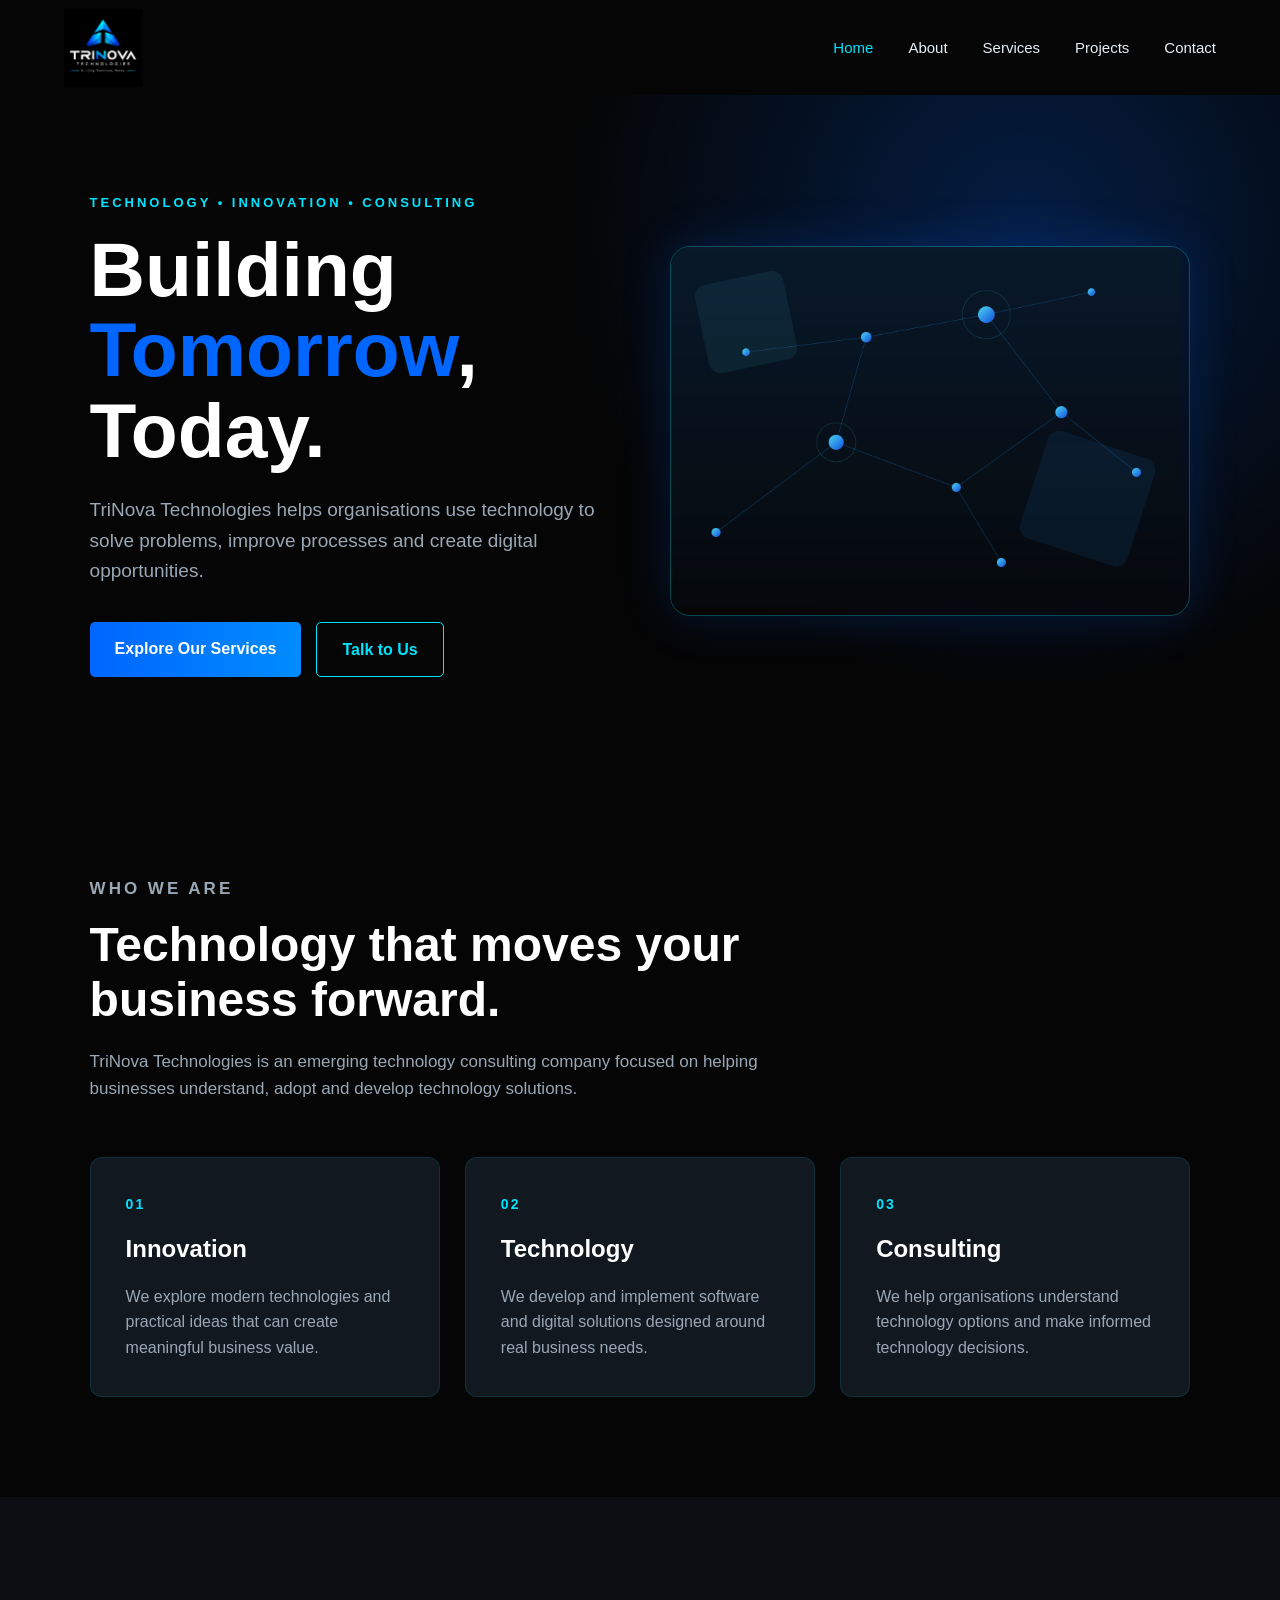
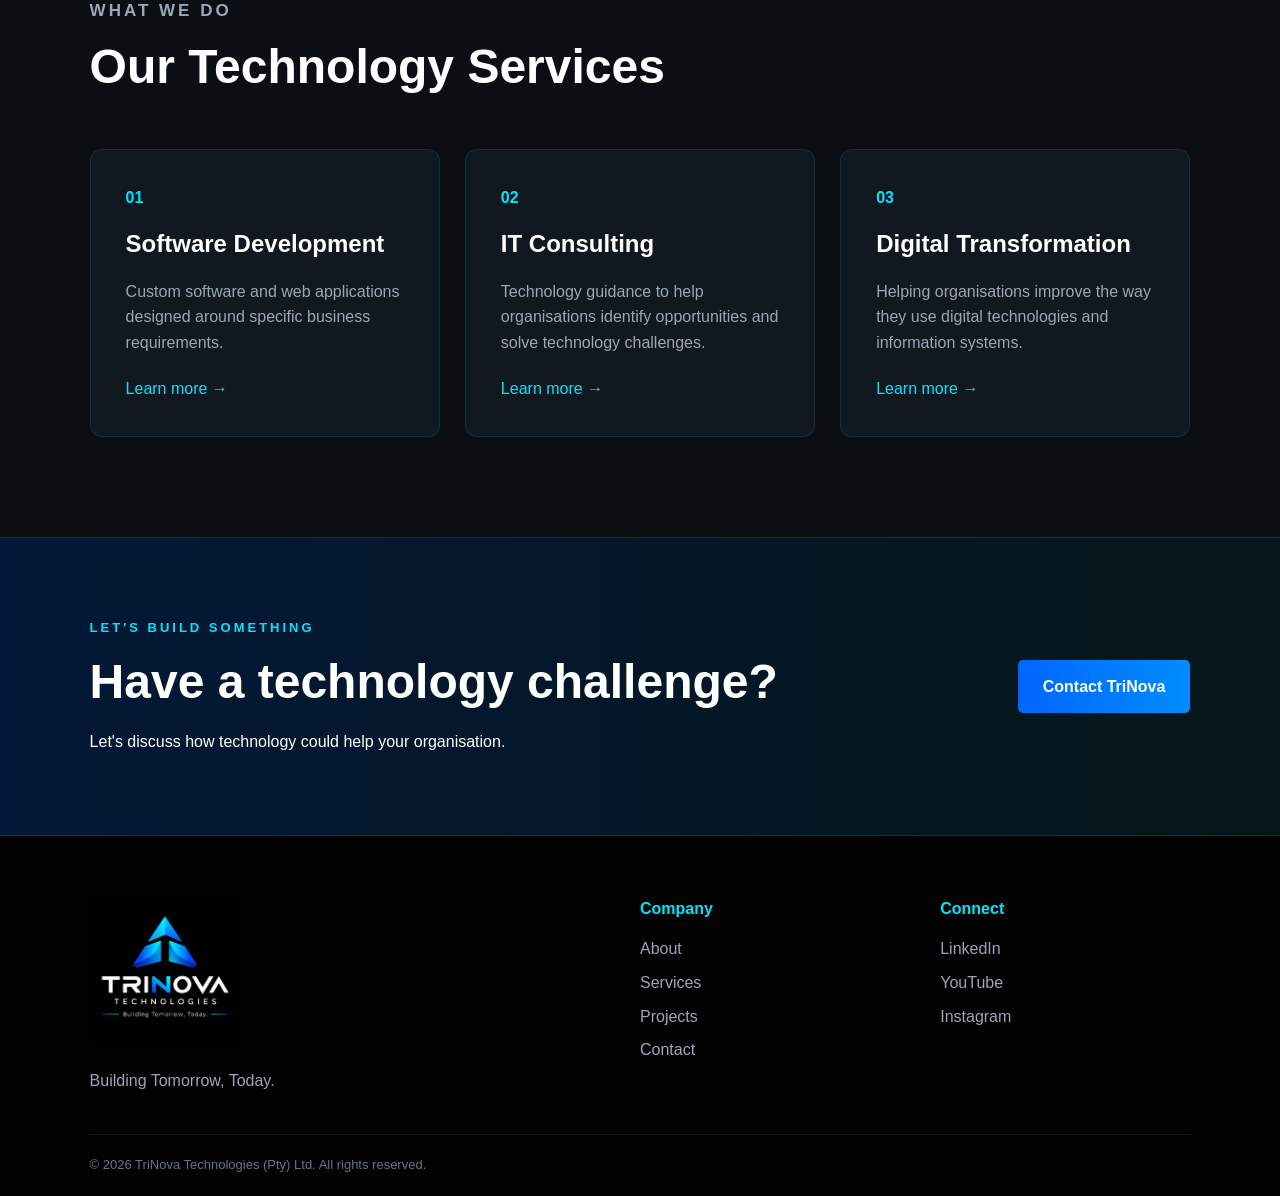
<file: index.html>
<!DOCTYPE html>
<html lang="en">

<head>
    <meta charset="UTF-8">
    <meta name="viewport" content="width=device-width, initial-scale=1.0">

    <title>TriNova Technologies | Building Tomorrow, Today.</title>

    <meta name="description"
        content="TriNova Technologies is a technology consulting company focused on innovative digital solutions, software development and technology transformation.">

    <link rel="stylesheet" href="css/style.css">
</head>

<body>

    <header class="navbar">

        <a href="index.html" class="logo">
            <img src="images/trinova-logo.png" alt="TriNova Technologies">
        </a>

        <nav id="navMenu">
            <a href="index.html" class="active">Home</a>
            <a href="about.html">About</a>
            <a href="services.html">Services</a>
            <a href="projects.html">Projects</a>
            <a href="contact.html">Contact</a>
        </nav>

        <button class="menu-toggle" id="menuToggle">
            ☰
        </button>

    </header>


    <main>

        <!-- HERO -->

        <section class="hero">

            <div class="hero-content">

                <p class="eyebrow">TECHNOLOGY • INNOVATION • CONSULTING</p>

                <h1>
                    Building <span>Tomorrow</span>, Today.
                </h1>

                <p class="hero-text">
                    TriNova Technologies helps organisations use technology
                    to solve problems, improve processes and create digital
                    opportunities.
                </p>

                <div class="hero-buttons">

                    <a href="services.html" class="btn primary">
                        Explore Our Services
                    </a>

                    <a href="contact.html" class="btn secondary">
                        Talk to Us
                    </a>

                </div>

            </div>

            <div class="hero-image">
                <img src="images/hero-tech.png" alt="Technology and innovation">
            </div>

        </section>


        <!-- ABOUT PREVIEW -->

        <section class="section">

            <div class="section-heading">

                <p class="eyebrow">WHO WE ARE</p>

                <h2>
                    Technology that moves your business forward.
                </h2>

                <p>
                    TriNova Technologies is an emerging technology consulting
                    company focused on helping businesses understand, adopt
                    and develop technology solutions.
                </p>

            </div>

            <div class="cards three">

                <div class="card reveal">
                    <div class="icon">01</div>

                    <h3>Innovation</h3>

                    <p>
                        We explore modern technologies and practical ideas
                        that can create meaningful business value.
                    </p>
                </div>


                <div class="card reveal">
                    <div class="icon">02</div>

                    <h3>Technology</h3>

                    <p>
                        We develop and implement software and digital
                        solutions designed around real business needs.
                    </p>
                </div>


                <div class="card reveal">
                    <div class="icon">03</div>

                    <h3>Consulting</h3>

                    <p>
                        We help organisations understand technology options
                        and make informed technology decisions.
                    </p>
                </div>

            </div>

        </section>


        <!-- SERVICES -->

        <section class="section dark-section">

            <div class="section-heading">

                <p class="eyebrow">WHAT WE DO</p>

                <h2>Our Technology Services</h2>

            </div>


            <div class="cards three">

                <div class="service-card reveal">

                    <span>01</span>

                    <h3>Software Development</h3>

                    <p>
                        Custom software and web applications designed
                        around specific business requirements.
                    </p>

                    <a href="services.html">
                        Learn more →
                    </a>

                </div>


                <div class="service-card reveal">

                    <span>02</span>

                    <h3>IT Consulting</h3>

                    <p>
                        Technology guidance to help organisations identify
                        opportunities and solve technology challenges.
                    </p>

                    <a href="services.html">
                        Learn more →
                    </a>

                </div>


                <div class="service-card reveal">

                    <span>03</span>

                    <h3>Digital Transformation</h3>

                    <p>
                        Helping organisations improve the way they use
                        digital technologies and information systems.
                    </p>

                    <a href="services.html">
                        Learn more →
                    </a>

                </div>

            </div>

        </section>


        <!-- CTA -->

        <section class="cta">

            <div>

                <p class="eyebrow">LET'S BUILD SOMETHING</p>

                <h2>
                    Have a technology challenge?
                </h2>

                <p>
                    Let's discuss how technology could help your organisation.
                </p>

            </div>

            <a href="contact.html" class="btn primary">
                Contact TriNova
            </a>

        </section>

    </main>


    <footer>

        <div class="footer-content">

            <div>

                <img src="images/trinova-logo.png" class="footer-logo" alt="TriNova Technologies">

                <p>
                    Building Tomorrow, Today.
                </p>

            </div>


            <div>

                <h4>Company</h4>

                <a href="about.html">About</a>
                <a href="services.html">Services</a>
                <a href="projects.html">Projects</a>
                <a href="contact.html">Contact</a>

            </div>


            <div>

                <h4>Connect</h4>

                <a href="https://www.linkedin.com/company/trinova-techno">LinkedIn</a>
                <a href="#">YouTube</a>
                <a href="#">Instagram</a>

            </div>

        </div>


        <div class="copyright">

            © <span id="year"></span>
            TriNova Technologies (Pty) Ltd. All rights reserved.

        </div>

    </footer>


    <script src="js/script.js"></script>

</body>

</html>
</file>
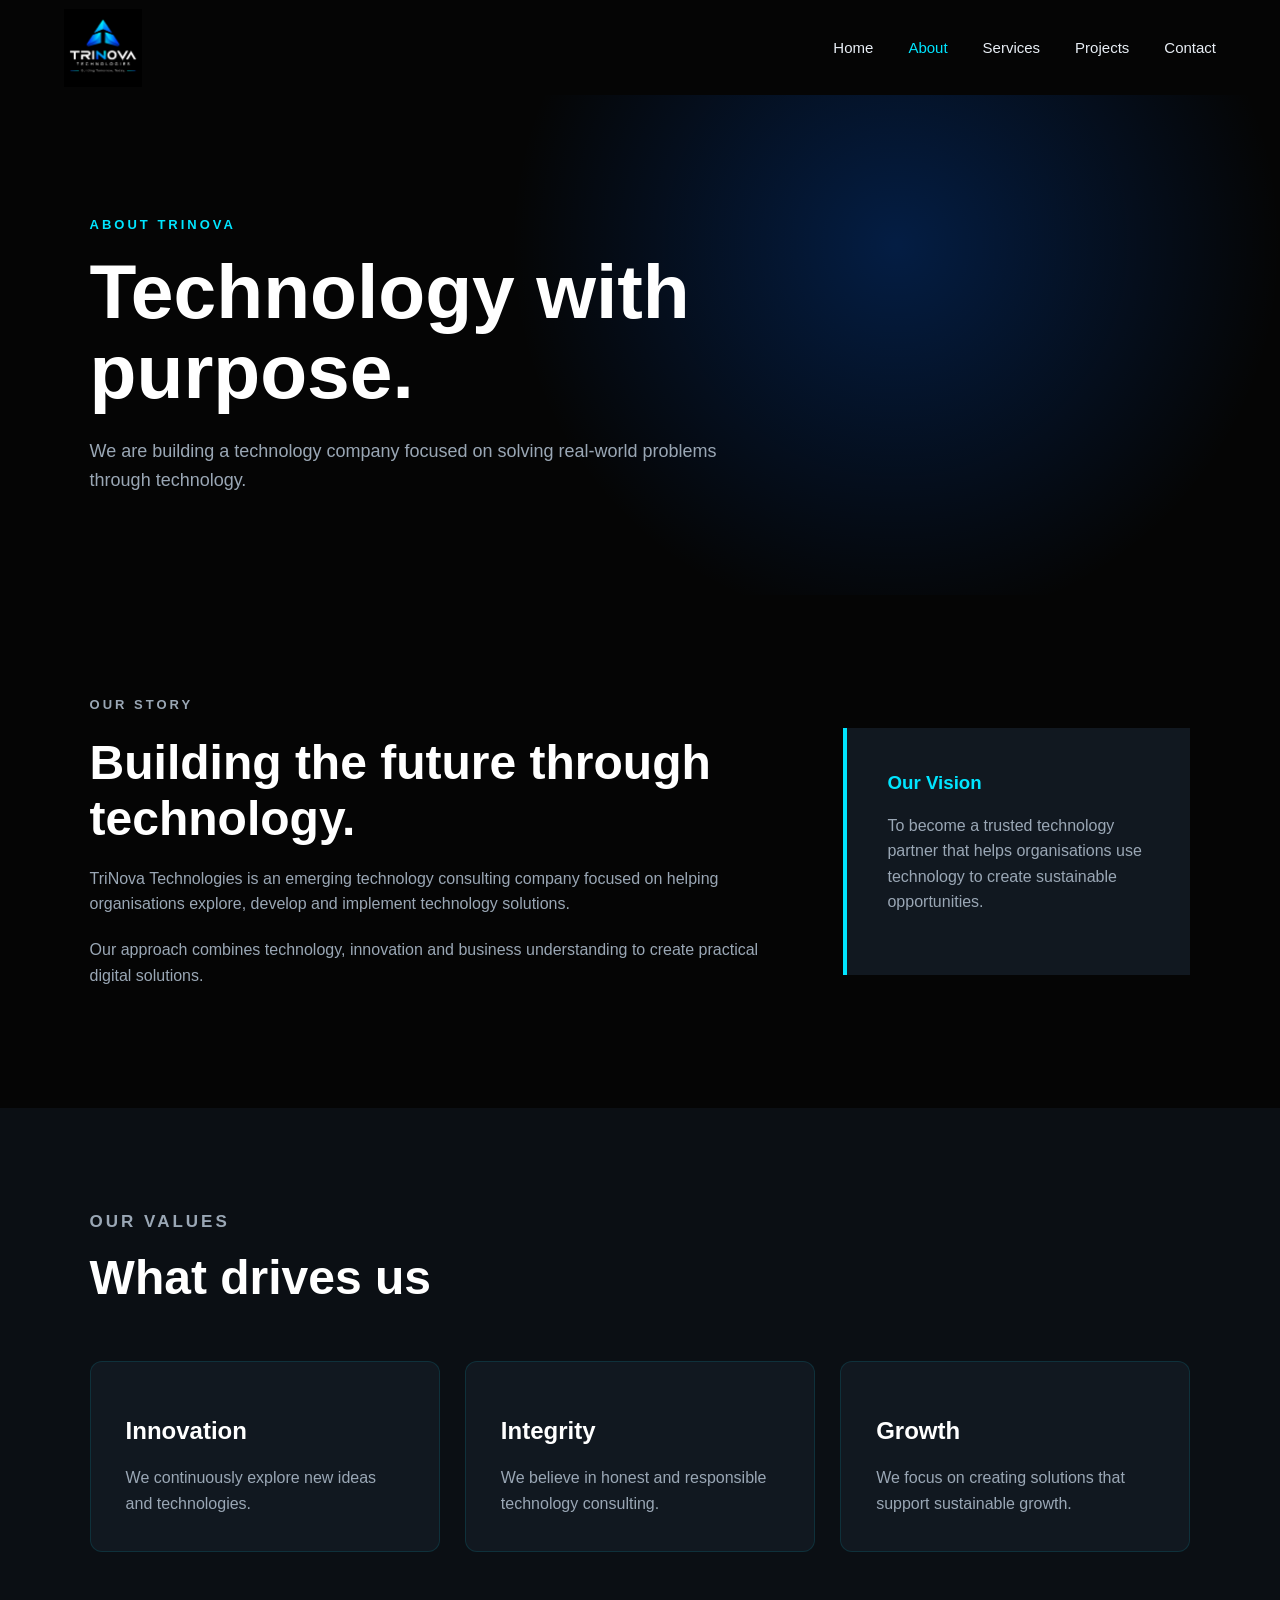
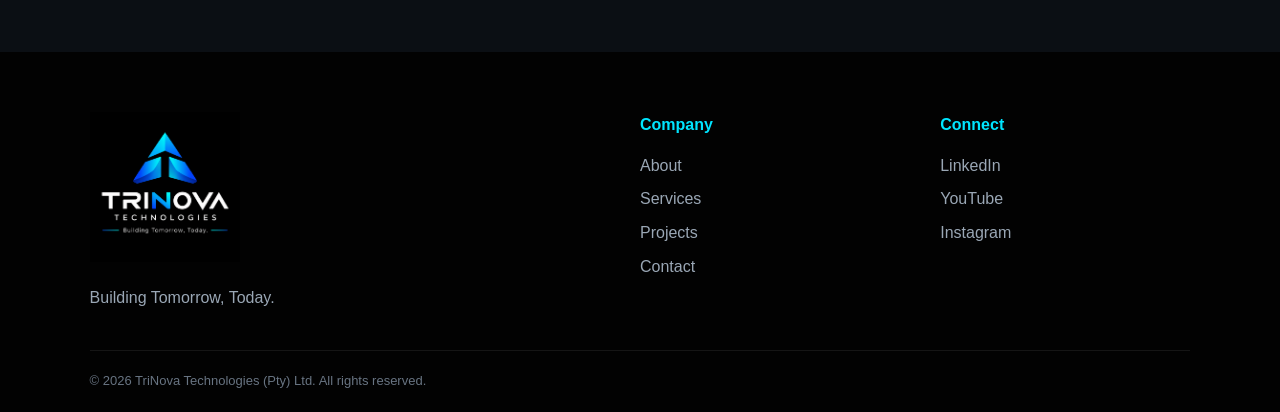
<file: about.html>
<!DOCTYPE html>
<html lang="en">

<head>

    <meta charset="UTF-8">
    <meta name="viewport" content="width=device-width, initial-scale=1.0">

    <title>About | TriNova Technologies</title>

    <link rel="stylesheet" href="css/style.css">

</head>


<body>

    <header class="navbar">

        <a href="index.html" class="logo">
            <img src="images/trinova-logo.png" alt="TriNova Technologies">
        </a>

        <nav id="navMenu">

            <a href="index.html">Home</a>
            <a href="about.html" class="active">About</a>
            <a href="services.html">Services</a>
            <a href="projects.html">Projects</a>
            <a href="contact.html">Contact</a>

        </nav>

        <button class="menu-toggle" id="menuToggle">☰</button>

    </header>


    <main>

        <section class="page-hero">

            <p class="eyebrow">ABOUT TRINOVA</p>

            <h1>Technology with purpose.</h1>

            <p>
                We are building a technology company focused on solving
                real-world problems through technology.
            </p>

        </section>


        <section class="section">

            <div class="about-grid">

                <div>

                    <p class="eyebrow">OUR STORY</p>

                    <h2>Building the future through technology.</h2>

                    <p>
                        TriNova Technologies is an emerging technology consulting
                        company focused on helping organisations explore, develop
                        and implement technology solutions.
                    </p>

                    <p>
                        Our approach combines technology, innovation and business
                        understanding to create practical digital solutions.
                    </p>

                </div>


                <div class="about-box">

                    <h3>Our Vision</h3>

                    <p>
                        To become a trusted technology partner that helps organisations
                        use technology to create sustainable opportunities.
                    </p>

                </div>

            </div>

        </section>


        <section class="section dark-section">

            <div class="section-heading">

                <p class="eyebrow">OUR VALUES</p>

                <h2>What drives us</h2>

            </div>


            <div class="cards three">

                <div class="card">
                    <h3>Innovation</h3>
                    <p>We continuously explore new ideas and technologies.</p>
                </div>

                <div class="card">
                    <h3>Integrity</h3>
                    <p>We believe in honest and responsible technology consulting.</p>
                </div>

                <div class="card">
                    <h3>Growth</h3>
                    <p>We focus on creating solutions that support sustainable growth.</p>
                </div>

            </div>

        </section>

    </main>


    <footer>

        <div class="footer-content">

            <div>

                <img src="images/trinova-logo.png" class="footer-logo" alt="TriNova Technologies">

                <p>
                    Building Tomorrow, Today.
                </p>

            </div>


            <div>

                <h4>Company</h4>

                <a href="about.html">About</a>
                <a href="services.html">Services</a>
                <a href="projects.html">Projects</a>
                <a href="contact.html">Contact</a>

            </div>


            <div>

                <h4>Connect</h4>

                <a href="https://www.linkedin.com/company/trinova-techno">LinkedIn</a>
                <a href="#">YouTube</a>
                <a href="#">Instagram</a>

            </div>

        </div>


        <div class="copyright">

            © <span id="year"></span>
            TriNova Technologies (Pty) Ltd. All rights reserved.

        </div>

    </footer>


    <script src="js/script.js"></script>

</body>

</html>
</file>
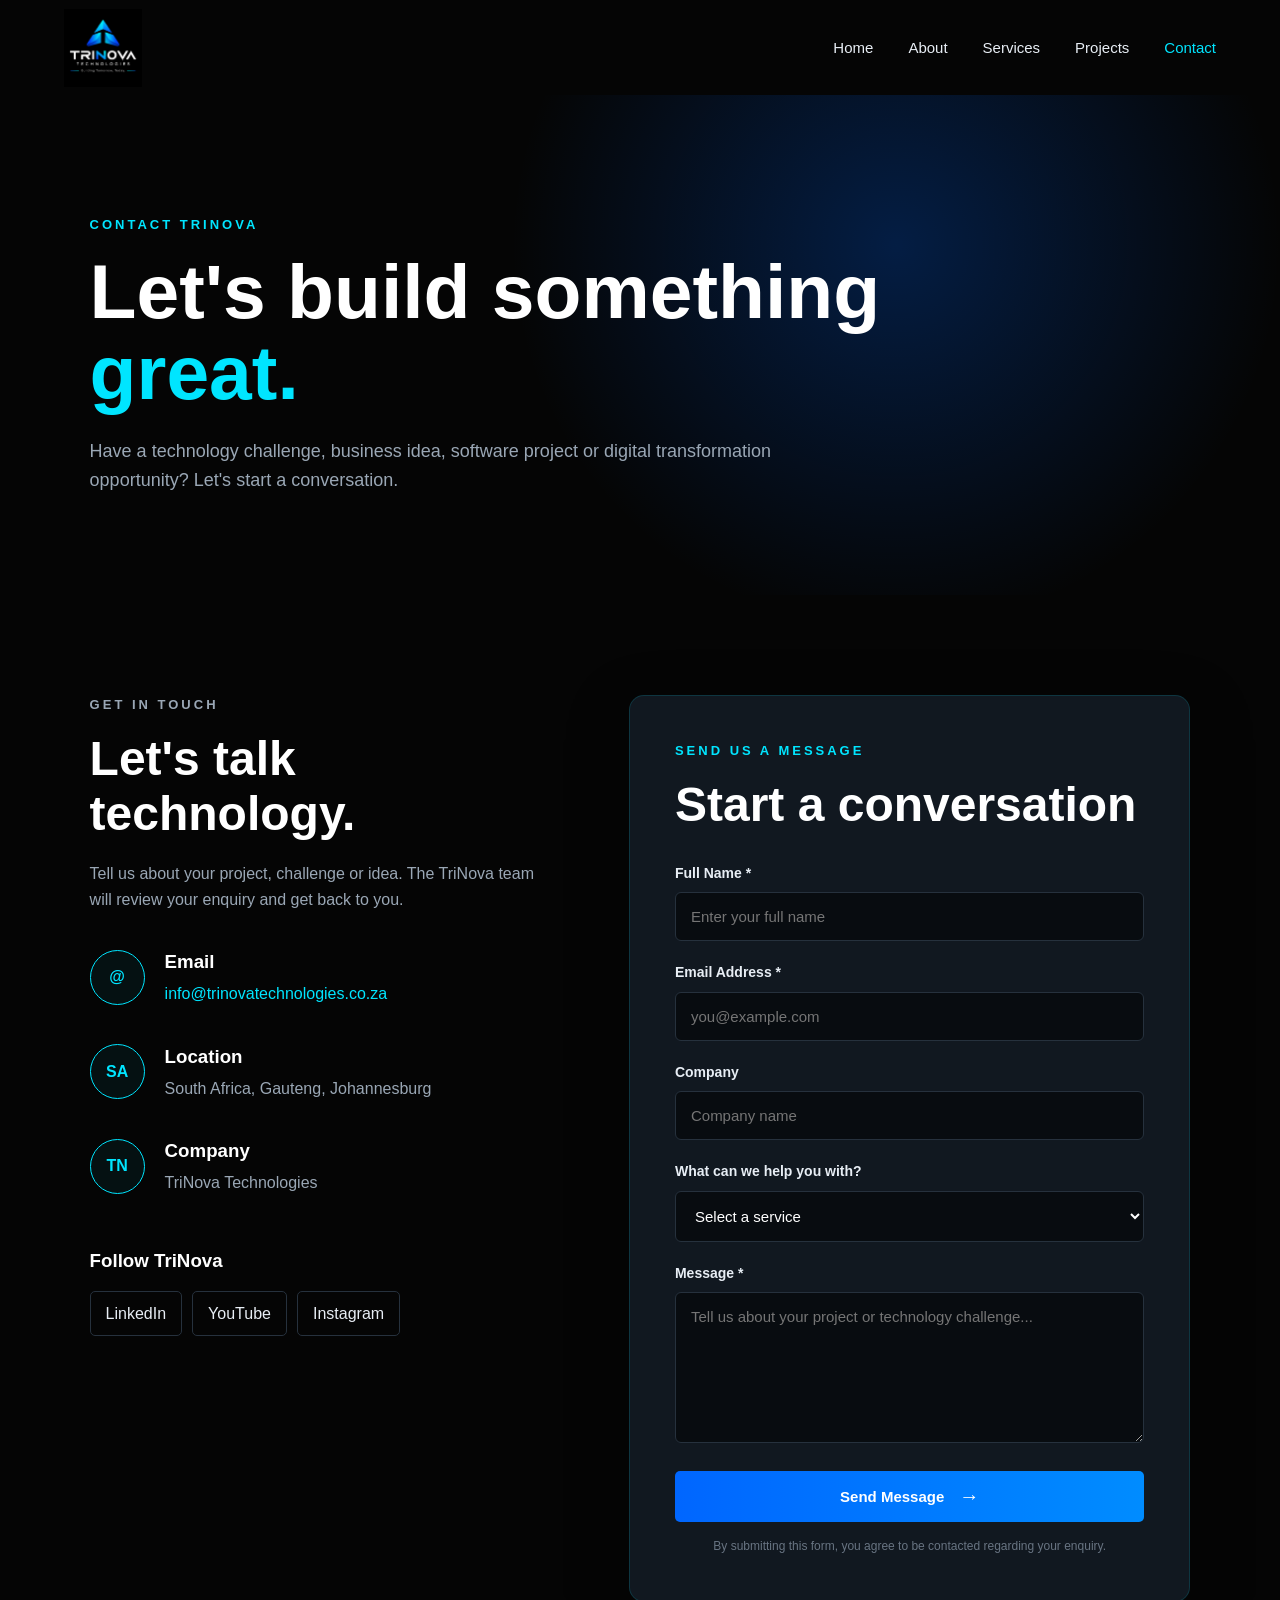
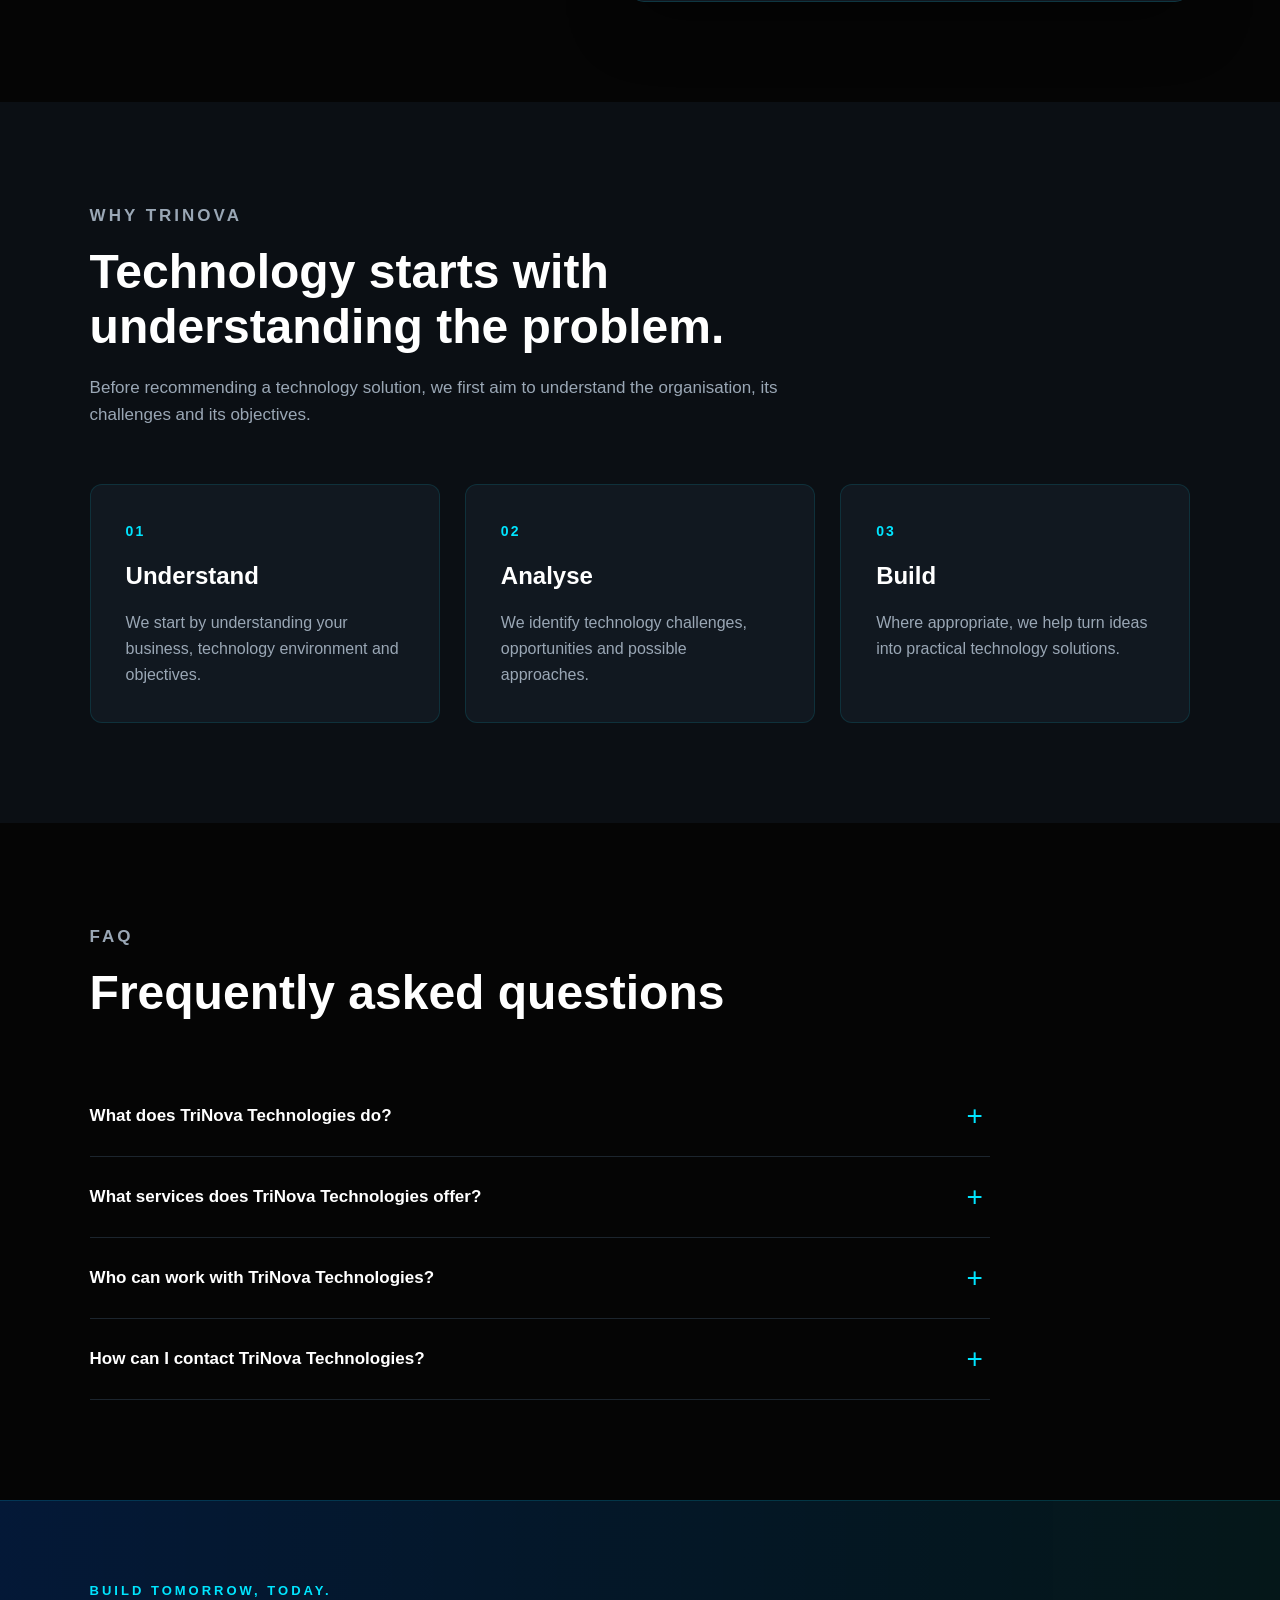
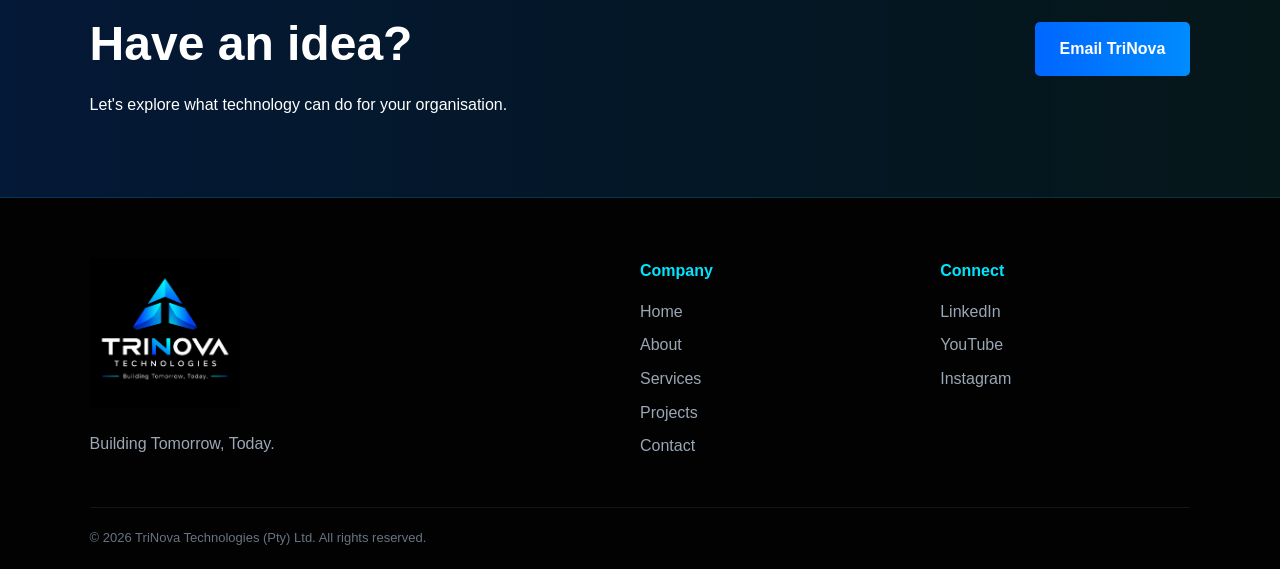
<file: contact.html>
<!DOCTYPE html>
<html lang="en">

<head>

    <meta charset="UTF-8">

    <meta name="viewport" content="width=device-width, initial-scale=1.0">

    <title>Contact Us | TriNova Technologies</title>

    <meta name="description"
        content="Contact TriNova Technologies for technology consulting, software development and digital transformation solutions.">

    <link rel="stylesheet" href="css/style.css">


    </body>

</html>

</head>


<body>


    <!-- =========================
     NAVIGATION
========================= -->

    <header class="navbar">

        <a href="index.html" class="logo">

            <img src="images/trinova-logo.png" alt="TriNova Technologies">

        </a>


        <nav id="navMenu">

            <a href="index.html">
                Home
            </a>

            <a href="about.html">
                About
            </a>

            <a href="services.html">
                Services
            </a>

            <a href="projects.html">
                Projects
            </a>

            <a href="contact.html" class="active">
                Contact
            </a>

        </nav>


        <button class="menu-toggle" id="menuToggle" aria-label="Open navigation menu">

            ☰

        </button>

    </header>



    <!-- =========================
     PAGE HERO
========================= -->

    <section class="page-hero contact-hero">

        <p class="eyebrow">
            CONTACT TRINOVA
        </p>


        <h1>
            Let's build something
            <span>great.</span>
        </h1>


        <p>

            Have a technology challenge, business idea,
            software project or digital transformation
            opportunity?

            Let's start a conversation.

        </p>

    </section>



    <!-- =========================
     CONTACT SECTION
========================= -->

    <section class="section">

        <div class="contact-grid">


            <!-- LEFT SIDE -->

            <div class="contact-info">

                <p class="eyebrow">
                    GET IN TOUCH
                </p>


                <h2>
                    Let's talk technology.
                </h2>


                <p class="contact-description">

                    Tell us about your project, challenge
                    or idea. The TriNova team will review
                    your enquiry and get back to you.

                </p>



                <!-- EMAIL -->

                <div class="contact-item">

                    <div class="contact-icon">
                        @
                    </div>


                    <div>

                        <h3>
                            Email
                        </h3>

                        <a href="mailto:info@trinovatechnologies.co.za">

                            info@trinovatechnologies.co.za

                        </a>

                    </div>

                </div>



                <!-- LOCATION -->

                <div class="contact-item">

                    <div class="contact-icon">
                        SA
                    </div>


                    <div>

                        <h3>
                            Location
                        </h3>

                        <p>
                            South Africa, Gauteng, Johannesburg
                        </p>

                    </div>

                </div>



                <!-- BUSINESS -->

                <div class="contact-item">

                    <div class="contact-icon">
                        TN
                    </div>


                    <div>

                        <h3>
                            Company
                        </h3>

                        <p>
                            TriNova Technologies
                        </p>

                    </div>

                </div>



                <!-- SOCIAL MEDIA -->

                <div class="contact-social">

                    <h3>
                        Follow TriNova
                    </h3>


                    <div class="social-links">

                        <a href="#" aria-label="LinkedIn">
                            LinkedIn
                        </a>

                        <a href="#" aria-label="YouTube">
                            YouTube
                        </a>

                        <a href="#" aria-label="Instagram">
                            Instagram
                        </a>

                    </div>

                </div>

            </div>



            <!-- =========================
             CONTACT FORM
        ========================= -->

            <div class="contact-form-wrapper">

                <div class="form-header">

                    <p class="eyebrow">
                        SEND US A MESSAGE
                    </p>

                    <h2>
                        Start a conversation
                    </h2>

                </div>


                <form id="contactForm" action="contact.php" method="POST">


                    <!-- NAME -->

                    <div class="form-group">

                        <label for="name">
                            Full Name *
                        </label>

                        <input type="text" id="name" name="name" placeholder="Enter your full name" autocomplete="name"
                            required>

                    </div>



                    <!-- EMAIL -->

                    <div class="form-group">

                        <label for="email">
                            Email Address *
                        </label>

                        <input type="email" id="email" name="email" placeholder="you@example.com" autocomplete="email"
                            required>

                    </div>



                    <!-- COMPANY -->

                    <div class="form-group">

                        <label for="company">
                            Company
                        </label>

                        <input type="text" id="company" name="company" placeholder="Company name"
                            autocomplete="organization">

                    </div>



                    <!-- SERVICE -->

                    <div class="form-group">

                        <label for="service">
                            What can we help you with?
                        </label>

                        <select id="service" name="service">

                            <option value="">
                                Select a service
                            </option>

                            <option value="Software Development">
                                Software Development
                            </option>

                            <option value="Technology Consulting">
                                Technology Consulting
                            </option>

                            <option value="Digital Transformation">
                                Digital Transformation
                            </option>

                            <option value="Data and Information Systems">
                                Data & Information Systems
                            </option>

                            <option value="Other">
                                Other
                            </option>

                        </select>

                    </div>



                    <!-- MESSAGE -->

                    <div class="form-group">

                        <label for="message">
                            Message *
                        </label>

                        <textarea id="message" name="message" rows="7"
                            placeholder="Tell us about your project or technology challenge..." required></textarea>

                    </div>



                    <!-- SUBMIT -->

                    <button type="submit" class="btn primary submit-button">

                        <span>
                            Send Message
                        </span>

                        <span class="arrow">
                            →
                        </span>

                    </button>


                    <p class="form-note">

                        By submitting this form, you agree
                        to be contacted regarding your enquiry.

                    </p>

                </form>

            </div>

        </div>

    </section>



    <!-- =========================
     WHY CONTACT TRINOVA
========================= -->

    <section class="section dark-section">

        <div class="section-heading">

            <p class="eyebrow">
                WHY TRINOVA
            </p>


            <h2>
                Technology starts with
                understanding the problem.
            </h2>


            <p>

                Before recommending a technology solution,
                we first aim to understand the organisation,
                its challenges and its objectives.

            </p>

        </div>



        <div class="cards three">


            <div class="card reveal">

                <div class="icon">
                    01
                </div>

                <h3>
                    Understand
                </h3>

                <p>

                    We start by understanding your business,
                    technology environment and objectives.

                </p>

            </div>



            <div class="card reveal">

                <div class="icon">
                    02
                </div>

                <h3>
                    Analyse
                </h3>

                <p>

                    We identify technology challenges,
                    opportunities and possible approaches.

                </p>

            </div>



            <div class="card reveal">

                <div class="icon">
                    03
                </div>

                <h3>
                    Build
                </h3>

                <p>

                    Where appropriate, we help turn ideas
                    into practical technology solutions.

                </p>

            </div>


        </div>

    </section>



    <!-- =========================
     FAQ
    ========================= -->

    <section class="section faq-section">

        <div class="section-heading">
            <p class="eyebrow">FAQ</p>
            <h2>Frequently asked questions</h2>
        </div>

        <div class="faq-container">

            <!-- FAQ 1 -->
            <div class="faq-item">

                <button class="faq-question" type="button" aria-expanded="false">

                    <span>What does TriNova Technologies do?</span>

                    <span class="faq-icon">+</span>

                </button>

                <div class="faq-answer">
                    <p>
                        TriNova Technologies is an emerging
                        technology consulting company focused
                        on helping organisations solve technology
                        challenges through software development,
                        technology consulting, digital transformation
                        and information systems solutions.
                    </p>
                </div>

            </div>


            <!-- FAQ 2 -->
            <div class="faq-item">

                <button class="faq-question" type="button" aria-expanded="false">

                    <span>What services does TriNova Technologies offer?</span>

                    <span class="faq-icon">+</span>

                </button>

                <div class="faq-answer">
                    <p>
                        Our services include software development,
                        technology consulting, digital transformation,
                        information systems solutions and other
                        technology-focused services tailored to
                        organisational needs.
                    </p>
                </div>

            </div>


            <!-- FAQ 3 -->
            <div class="faq-item">

                <button class="faq-question" type="button" aria-expanded="false">

                    <span>Who can work with TriNova Technologies?</span>

                    <span class="faq-icon">+</span>

                </button>

                <div class="faq-answer">
                    <p>
                        TriNova Technologies can work with businesses,
                        organisations and individuals looking for
                        technology solutions, software development
                        and guidance on improving their use of
                        information technology.
                    </p>
                </div>

            </div>


            <!-- FAQ 4 -->
            <div class="faq-item">

                <button class="faq-question" type="button" aria-expanded="false">

                    <span>How can I contact TriNova Technologies?</span>

                    <span class="faq-icon">+</span>

                </button>

                <div class="faq-answer">
                    <p>
                        You can contact TriNova Technologies through
                        the contact form on this website or by using
                        the official company contact details provided
                        on the Contact page.
                    </p>
                </div>

            </div>

        </div>

    </section>

    <!-- =========================
     CTA
========================= -->

    <section class="cta">

        <div>

            <p class="eyebrow">
                BUILD TOMORROW, TODAY.
            </p>


            <h2>
                Have an idea?
            </h2>


            <p>

                Let's explore what technology can do
                for your organisation.

            </p>

        </div>


        <a href="mailto:info@trinovatechnologies.co.za" class="btn primary">

            Email TriNova

        </a>

    </section>



    <!-- =========================
     FOOTER
========================= -->

    <footer>

        <div class="footer-content">


            <div>

                <img src="images/trinova-logo.png" class="footer-logo" alt="TriNova Technologies">


                <p>
                    Building Tomorrow, Today.
                </p>

            </div>



            <div>

                <h4>
                    Company
                </h4>


                <a href="index.html">
                    Home
                </a>

                <a href="about.html">
                    About
                </a>

                <a href="services.html">
                    Services
                </a>

                <a href="projects.html">
                    Projects
                </a>

                <a href="contact.html">
                    Contact
                </a>

            </div>



            <div>

                <h4>
                    Connect
                </h4>


                <a href="https://www.linkedin.com/company/trinova-techno">
                    LinkedIn
                </a>

                <a href="#">
                    YouTube
                </a>

                <a href="#">
                    Instagram
                </a>

            </div>


        </div>


        <div class="copyright">

            © <span id="year"></span>
            TriNova Technologies (Pty) Ltd.
            All rights reserved.

        </div>

    </footer>



    <!-- JAVASCRIPT -->

    <script src="js/script.js"></script>


    <script>

        /* =========================
           FAQ ACCORDION
        ========================= */

        const faqQuestions =
            document.querySelectorAll(".faq-question");


        faqQuestions.forEach(question => {

            question.addEventListener("click", () => {

                const currentItem =
                    question.parentElement;


                const isOpen =
                    currentItem.classList.contains("open");


                /*
                   Close all FAQ items
                */

                document
                    .querySelectorAll(".faq-item")
                    .forEach(item => {

                        item.classList.remove("open");

                    });


                /*
                   Open selected item
                */

                if (!isOpen) {

                    currentItem.classList.add("open");

                }

            });

        });



        /* =========================
           FORM VALIDATION
        ========================= */

        const contactForm =
            document.getElementById("contactForm");


        if (contactForm) {

            contactForm.addEventListener("submit", function (event) {

                const name =
                    document.getElementById("name").value.trim();

                const email =
                    document.getElementById("email").value.trim();

                const message =
                    document.getElementById("message").value.trim();


                if (!name || !email || !message) {

                    event.preventDefault();

                    alert(
                        "Please complete all required fields."
                    );

                    return;

                }


                const button =
                    contactForm.querySelector(".submit-button");


                button.classList.add("loading");


                button.querySelector("span:first-child")
                    .textContent = "Sending...";

            });

        }

    </script>

    <script src="js/script.js"></script>

</body>

</html>
</file>
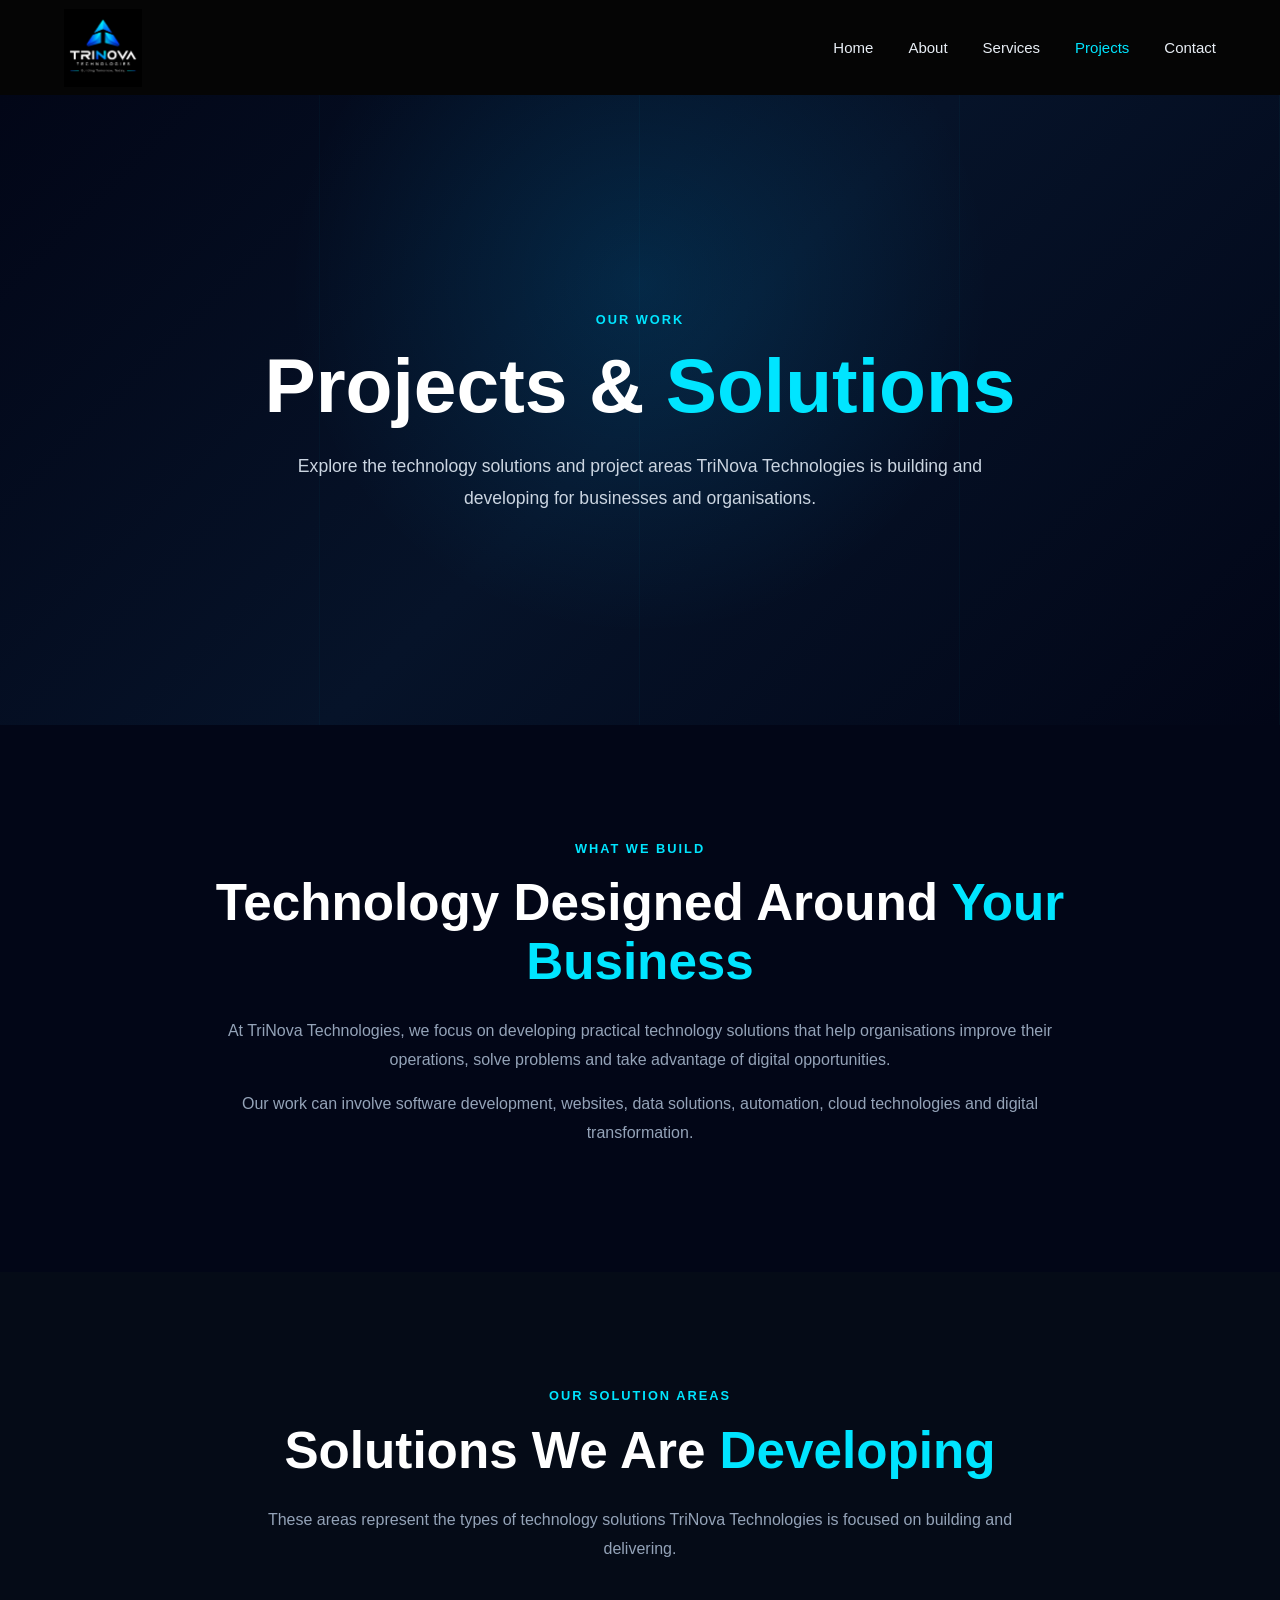
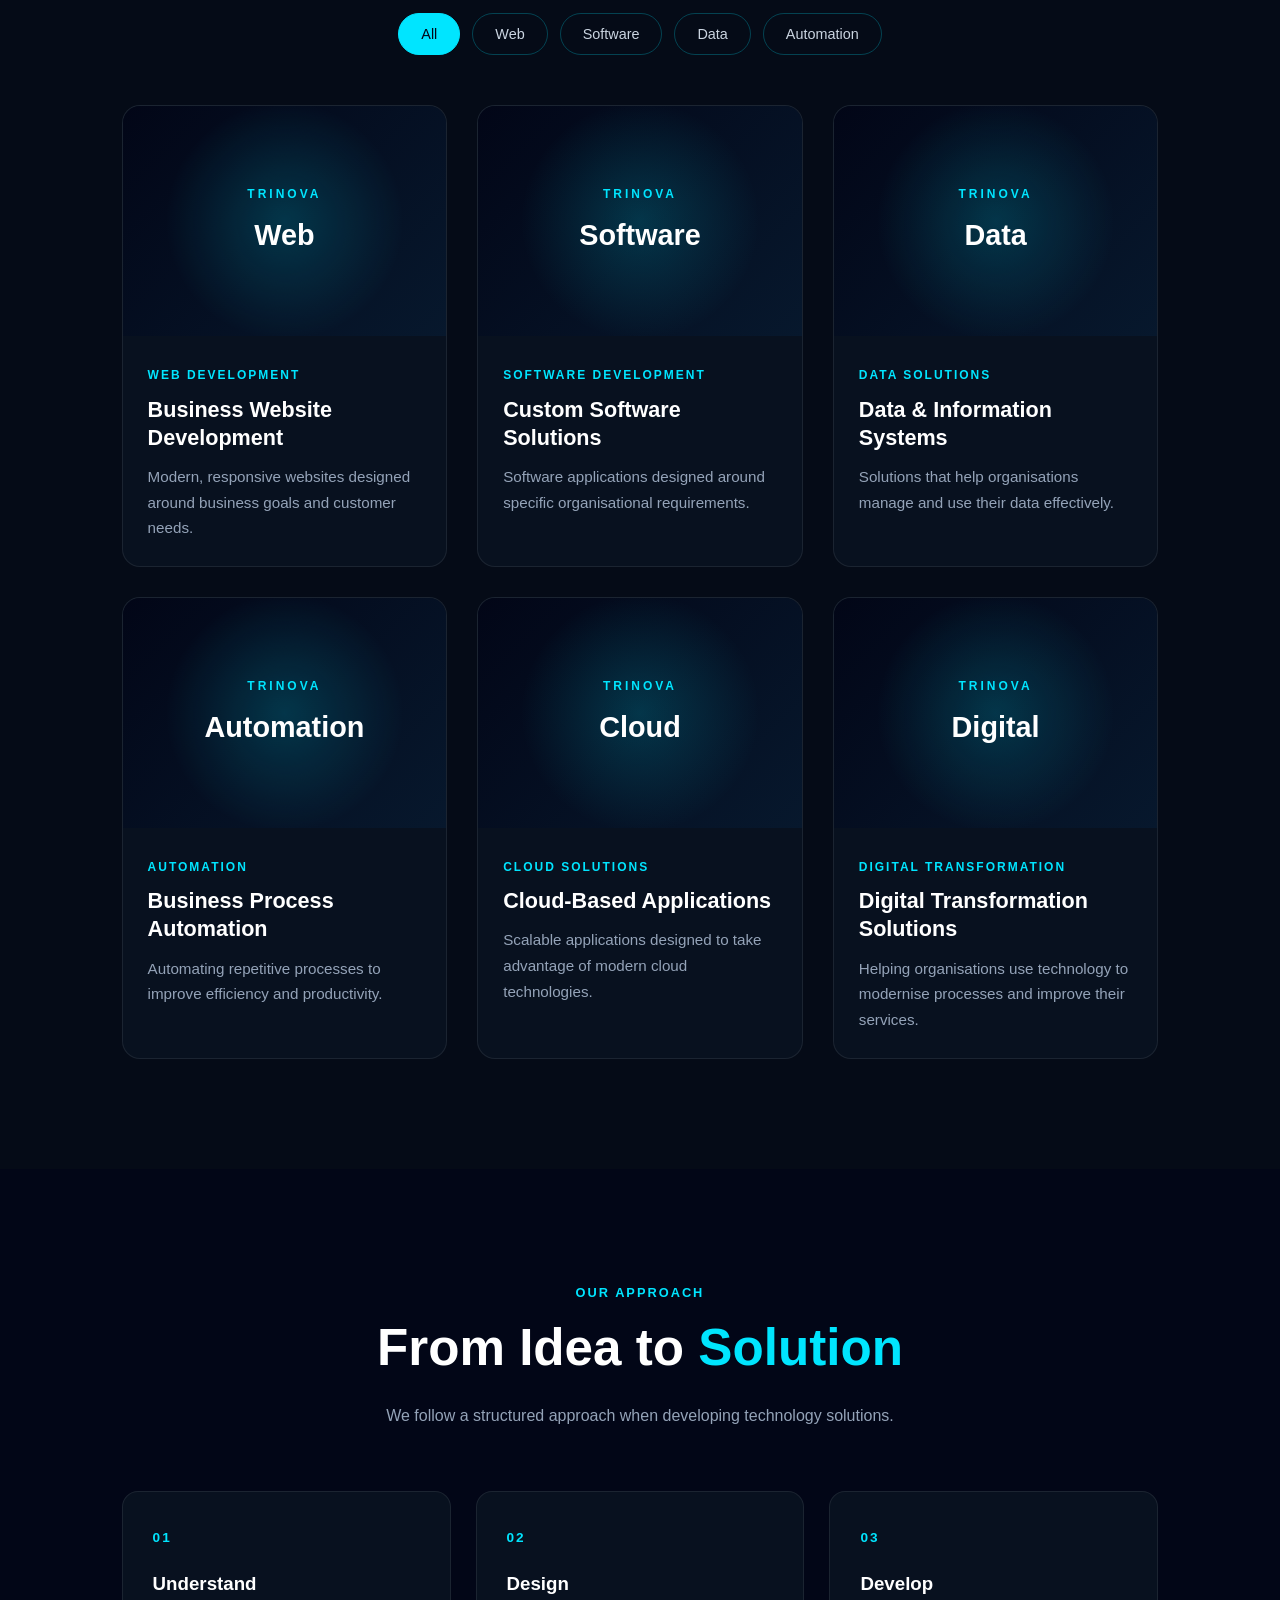
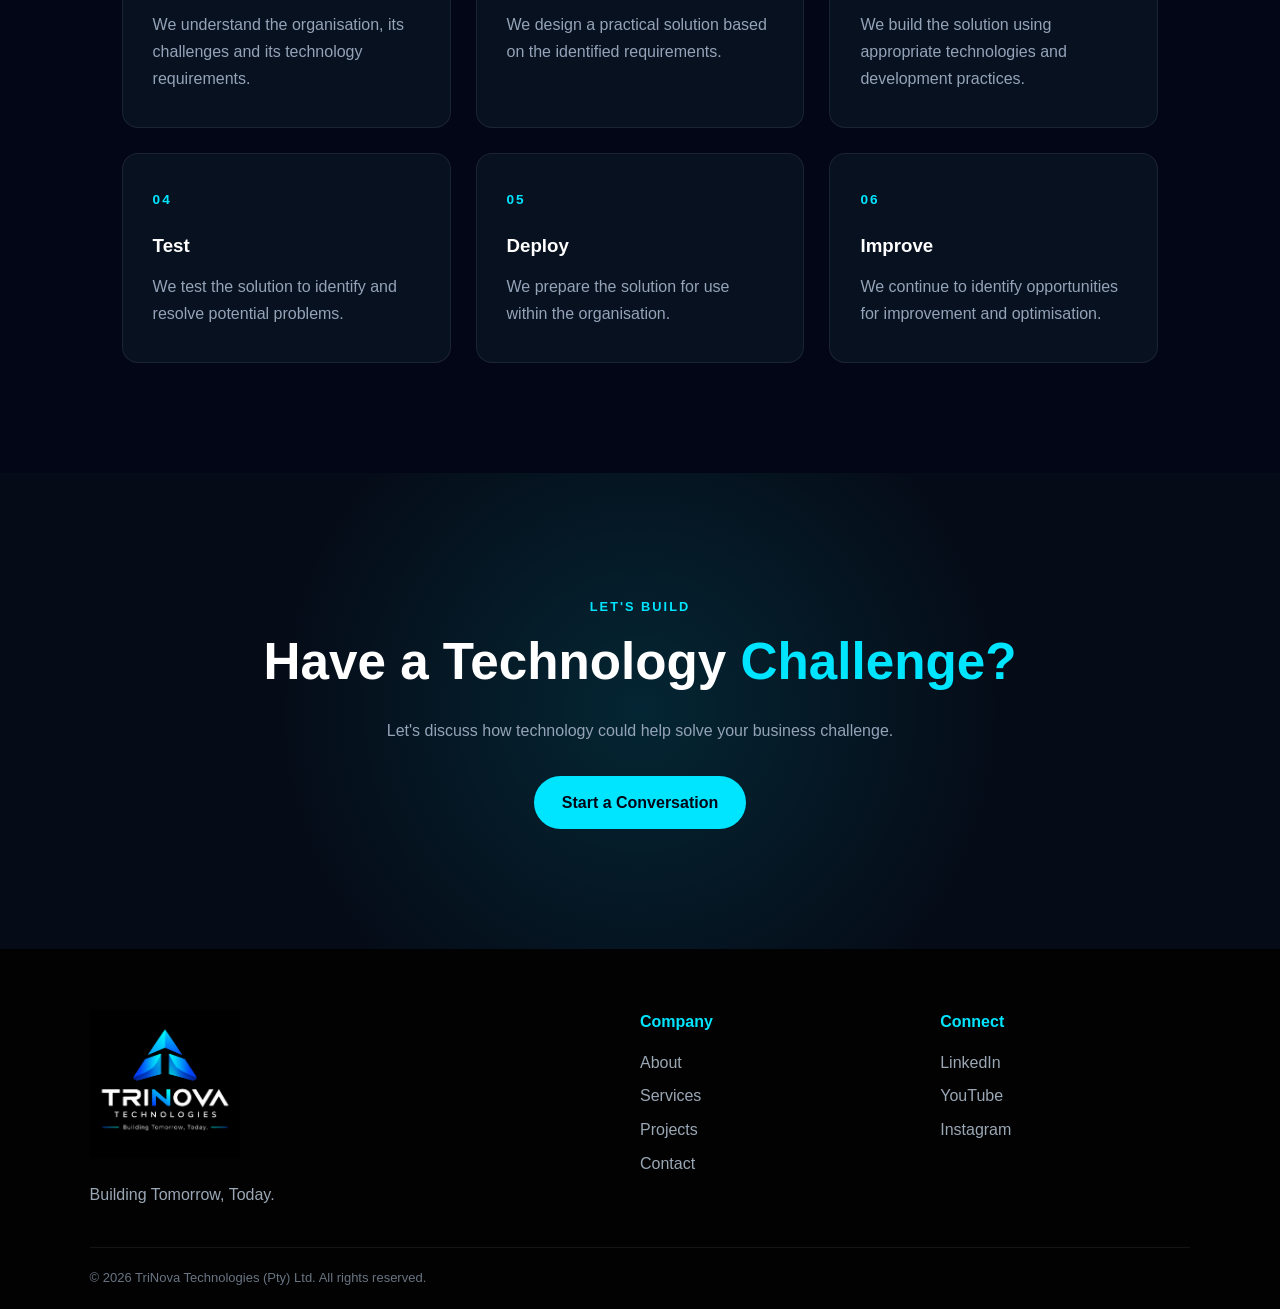
<file: projects.html>
<!DOCTYPE html>
<html lang="en">

<head>

    <meta charset="UTF-8">
    <meta name="viewport" content="width=device-width, initial-scale=1.0">

    <title>Projects & Solutions | TriNova Technologies</title>

    <meta name="description"
        content="Explore the technology solutions and project areas TriNova Technologies is developing, including web development, software, data, automation, cloud and digital transformation.">

    <!-- Shared Website CSS -->
    <link rel="stylesheet" href="css/style.css">

    <!-- Projects Page CSS -->
    <link rel="stylesheet" href="css/projects.css">

</head>


<body>


    <!-- =========================
         NAVIGATION
    ========================== -->

    <header class="navbar">

        <a href="index.html" class="logo">
            <img src="images/trinova-logo.png" alt="TriNova Technologies">
        </a>


        <nav id="navMenu">

            <a href="index.html">
                Home
            </a>

            <a href="about.html">
                About
            </a>

            <a href="services.html">
                Services
            </a>

            <a href="projects.html" class="active">
                Projects
            </a>

            <a href="contact.html">
                Contact
            </a>

        </nav>


        <button class="menu-toggle" id="menuToggle" type="button" aria-label="Open navigation menu">

            ☰

        </button>

    </header>



    <!-- =========================
         HERO
    ========================== -->

    <section class="projects-hero">

        <div class="hero-content reveal">

            <span class="section-tag">
                OUR WORK
            </span>


            <h1>

                Projects &amp;

                <span>
                    Solutions
                </span>

            </h1>


            <p>

                Explore the technology solutions and project areas
                TriNova Technologies is building and developing
                for businesses and organisations.

            </p>

        </div>


        <div class="hero-grid" aria-hidden="true">

            <div></div>
            <div></div>
            <div></div>
            <div></div>

        </div>

    </section>



    <!-- =========================
         INTRODUCTION
    ========================== -->

    <section class="projects-intro">

        <div class="container reveal">

            <span class="section-tag">
                WHAT WE BUILD
            </span>


            <h2>

                Technology Designed Around

                <span>
                    Your Business
                </span>

            </h2>


            <p>

                At TriNova Technologies, we focus on developing
                practical technology solutions that help organisations
                improve their operations, solve problems and take
                advantage of digital opportunities.

            </p>


            <p>

                Our work can involve software development, websites,
                data solutions, automation, cloud technologies and
                digital transformation.

            </p>

        </div>

    </section>



    <!-- =========================
         PROJECT AREAS
    ========================== -->

    <section class="projects-section">

        <div class="container">


            <div class="projects-heading reveal">

                <span class="section-tag">
                    OUR SOLUTION AREAS
                </span>


                <h2>

                    Solutions We Are

                    <span>
                        Developing
                    </span>

                </h2>


                <p>

                    These areas represent the types of technology
                    solutions TriNova Technologies is focused on
                    building and delivering.

                </p>

            </div>



            <!-- =========================
                 FILTER BUTTONS
            ========================== -->

            <div class="project-filters reveal">

                <button class="filter-btn active" type="button" data-filter="all">

                    All

                </button>


                <button class="filter-btn" type="button" data-filter="web">

                    Web

                </button>


                <button class="filter-btn" type="button" data-filter="software">

                    Software

                </button>


                <button class="filter-btn" type="button" data-filter="data">

                    Data

                </button>


                <button class="filter-btn" type="button" data-filter="automation">

                    Automation

                </button>

            </div>



            <!-- =========================
                 PROJECT GRID
            ========================== -->

            <div class="projects-grid">



                <!-- =========================
                     PROJECT 1
                ========================== -->

                <article class="project-card reveal" data-category="web">


                    <div class="project-image placeholder-image">

                        <div class="placeholder-content">

                            <span>
                                TRINOVA
                            </span>

                            <strong>
                                Web
                            </strong>

                        </div>


                        <div class="project-overlay">

                            <button class="view-project" type="button" data-title="Business Website Development"
                                data-category="Web Development"
                                data-description="Professional and responsive websites designed around business goals, customer needs and modern digital experiences.">

                                View Details

                            </button>

                        </div>

                    </div>


                    <div class="project-content">

                        <span class="project-category">
                            Web Development
                        </span>


                        <h3>
                            Business Website Development
                        </h3>


                        <p>

                            Modern, responsive websites designed
                            around business goals and customer needs.

                        </p>

                    </div>

                </article>



                <!-- =========================
                     PROJECT 2
                ========================== -->

                <article class="project-card reveal" data-category="software">


                    <div class="project-image placeholder-image">

                        <div class="placeholder-content">

                            <span>
                                TRINOVA
                            </span>

                            <strong>
                                Software
                            </strong>

                        </div>


                        <div class="project-overlay">

                            <button class="view-project" type="button" data-title="Custom Software Solutions"
                                data-category="Software Development"
                                data-description="Custom software applications designed to solve specific business problems, support organisational processes and improve operational efficiency.">

                                View Details

                            </button>

                        </div>

                    </div>


                    <div class="project-content">

                        <span class="project-category">
                            Software Development
                        </span>


                        <h3>
                            Custom Software Solutions
                        </h3>


                        <p>

                            Software applications designed around
                            specific organisational requirements.

                        </p>

                    </div>

                </article>



                <!-- =========================
                     PROJECT 3
                ========================== -->

                <article class="project-card reveal" data-category="data">


                    <div class="project-image placeholder-image">

                        <div class="placeholder-content">

                            <span>
                                TRINOVA
                            </span>

                            <strong>
                                Data
                            </strong>

                        </div>


                        <div class="project-overlay">

                            <button class="view-project" type="button" data-title="Data & Information Systems"
                                data-category="Data Solutions"
                                data-description="Technology solutions that help organisations manage, organise and use their information more effectively for operational and business needs.">

                                View Details

                            </button>

                        </div>

                    </div>


                    <div class="project-content">

                        <span class="project-category">
                            Data Solutions
                        </span>


                        <h3>
                            Data &amp; Information Systems
                        </h3>


                        <p>

                            Solutions that help organisations manage
                            and use their data effectively.

                        </p>

                    </div>

                </article>



                <!-- =========================
                     PROJECT 4
                ========================== -->

                <article class="project-card reveal" data-category="automation">


                    <div class="project-image placeholder-image">

                        <div class="placeholder-content">

                            <span>
                                TRINOVA
                            </span>

                            <strong>
                                Automation
                            </strong>

                        </div>


                        <div class="project-overlay">

                            <button class="view-project" type="button" data-title="Business Process Automation"
                                data-category="Automation"
                                data-description="Automation solutions designed to reduce repetitive manual work, improve efficiency and streamline business processes.">

                                View Details

                            </button>

                        </div>

                    </div>


                    <div class="project-content">

                        <span class="project-category">
                            Automation
                        </span>


                        <h3>
                            Business Process Automation
                        </h3>


                        <p>

                            Automating repetitive processes to improve
                            efficiency and productivity.

                        </p>

                    </div>

                </article>



                <!-- =========================
                     PROJECT 5
                ========================== -->

                <article class="project-card reveal" data-category="web">


                    <div class="project-image placeholder-image">

                        <div class="placeholder-content">

                            <span>
                                TRINOVA
                            </span>

                            <strong>
                                Cloud
                            </strong>

                        </div>


                        <div class="project-overlay">

                            <button class="view-project" type="button" data-title="Cloud-Based Applications"
                                data-category="Cloud Solutions"
                                data-description="Cloud-based applications designed to provide organisations with flexible, scalable and accessible technology solutions.">

                                View Details

                            </button>

                        </div>

                    </div>


                    <div class="project-content">

                        <span class="project-category">
                            Cloud Solutions
                        </span>


                        <h3>
                            Cloud-Based Applications
                        </h3>


                        <p>

                            Scalable applications designed to take
                            advantage of modern cloud technologies.

                        </p>

                    </div>

                </article>



                <!-- =========================
                     PROJECT 6
                ========================== -->

                <article class="project-card reveal" data-category="software">


                    <div class="project-image placeholder-image">

                        <div class="placeholder-content">

                            <span>
                                TRINOVA
                            </span>

                            <strong>
                                Digital
                            </strong>

                        </div>


                        <div class="project-overlay">

                            <button class="view-project" type="button" data-title="Digital Transformation Solutions"
                                data-category="Digital Transformation"
                                data-description="Technology-driven solutions that help organisations modernise processes, improve services and adapt to changing digital environments.">

                                View Details

                            </button>

                        </div>

                    </div>


                    <div class="project-content">

                        <span class="project-category">
                            Digital Transformation
                        </span>


                        <h3>
                            Digital Transformation Solutions
                        </h3>


                        <p>

                            Helping organisations use technology
                            to modernise processes and improve
                            their services.

                        </p>

                    </div>

                </article>


            </div>



            <!-- =========================
                 NO RESULTS
            ========================== -->

            <div class="no-results" id="noResults">

                <h3>
                    No projects found
                </h3>


                <p>
                    There are currently no projects in this category.
                </p>

            </div>

        </div>

    </section>



    <!-- =========================
         OUR APPROACH
    ========================== -->

    <section class="process-section">

        <div class="container">


            <div class="process-heading reveal">

                <span class="section-tag">
                    OUR APPROACH
                </span>


                <h2>

                    From Idea to

                    <span>
                        Solution
                    </span>

                </h2>


                <p>

                    We follow a structured approach when developing
                    technology solutions.

                </p>

            </div>



            <div class="process-grid">


                <div class="process-card reveal">

                    <span class="process-number">
                        01
                    </span>

                    <h3>
                        Understand
                    </h3>

                    <p>
                        We understand the organisation, its challenges
                        and its technology requirements.
                    </p>

                </div>


                <div class="process-card reveal">

                    <span class="process-number">
                        02
                    </span>

                    <h3>
                        Design
                    </h3>

                    <p>
                        We design a practical solution based on the
                        identified requirements.
                    </p>

                </div>


                <div class="process-card reveal">

                    <span class="process-number">
                        03
                    </span>

                    <h3>
                        Develop
                    </h3>

                    <p>
                        We build the solution using appropriate
                        technologies and development practices.
                    </p>

                </div>


                <div class="process-card reveal">

                    <span class="process-number">
                        04
                    </span>

                    <h3>
                        Test
                    </h3>

                    <p>
                        We test the solution to identify and resolve
                        potential problems.
                    </p>

                </div>


                <div class="process-card reveal">

                    <span class="process-number">
                        05
                    </span>

                    <h3>
                        Deploy
                    </h3>

                    <p>
                        We prepare the solution for use within the
                        organisation.
                    </p>

                </div>


                <div class="process-card reveal">

                    <span class="process-number">
                        06
                    </span>

                    <h3>
                        Improve
                    </h3>

                    <p>
                        We continue to identify opportunities for
                        improvement and optimisation.
                    </p>

                </div>

            </div>

        </div>

    </section>



    <!-- =========================
         CTA
    ========================== -->

    <section class="projects-cta">

        <div class="container reveal">

            <span class="section-tag">
                LET'S BUILD
            </span>


            <h2>

                Have a Technology

                <span>
                    Challenge?
                </span>

            </h2>


            <p>

                Let's discuss how technology could help solve
                your business challenge.

            </p>


            <a href="contact.html" class="cta-button">

                Start a Conversation

            </a>

        </div>

    </section>



    <!-- =========================
         PROJECT MODAL
    ========================== -->

    <div class="project-modal" id="projectModal" role="dialog" aria-modal="true" aria-labelledby="modalTitle">


        <div class="modal-content">


            <button class="modal-close" id="modalClose" type="button" aria-label="Close project details">

                &times;

            </button>


            <span class="modal-category" id="modalCategory">

                Project

            </span>


            <h2 id="modalTitle">
                Project Title
            </h2>


            <p id="modalDescription">
                Project description.
            </p>


            <a href="contact.html" class="modal-button">

                Discuss a Similar Project

            </a>

        </div>

    </div>



    <!-- =========================
         FOOTER
    ========================== -->

    <footer>

        <div class="footer-content">


            <div>

                <img src="images/trinova-logo.png" class="footer-logo" alt="TriNova Technologies">


                <p>
                    Building Tomorrow, Today.
                </p>

            </div>


            <div>

                <h4>
                    Company
                </h4>


                <a href="about.html">
                    About
                </a>

                <a href="services.html">
                    Services
                </a>

                <a href="projects.html">
                    Projects
                </a>

                <a href="contact.html">
                    Contact
                </a>

            </div>


            <div>

                <h4>
                    Connect
                </h4>


                <a href="https://www.linkedin.com/company/trinova-techno" target="_blank" rel="noopener noreferrer">

                    LinkedIn

                </a>


                <a href="#">
                    YouTube
                </a>


                <a href="#">
                    Instagram
                </a>

            </div>

        </div>


        <div class="copyright">

            © <span id="year"></span>
            TriNova Technologies (Pty) Ltd.
            All rights reserved.

        </div>

    </footer>



    <!-- =========================
         JAVASCRIPT
    ========================== -->

    <script src="js/script.js"></script>

    <script src="js/projects.js"></script>


</body>

</html>
</file>
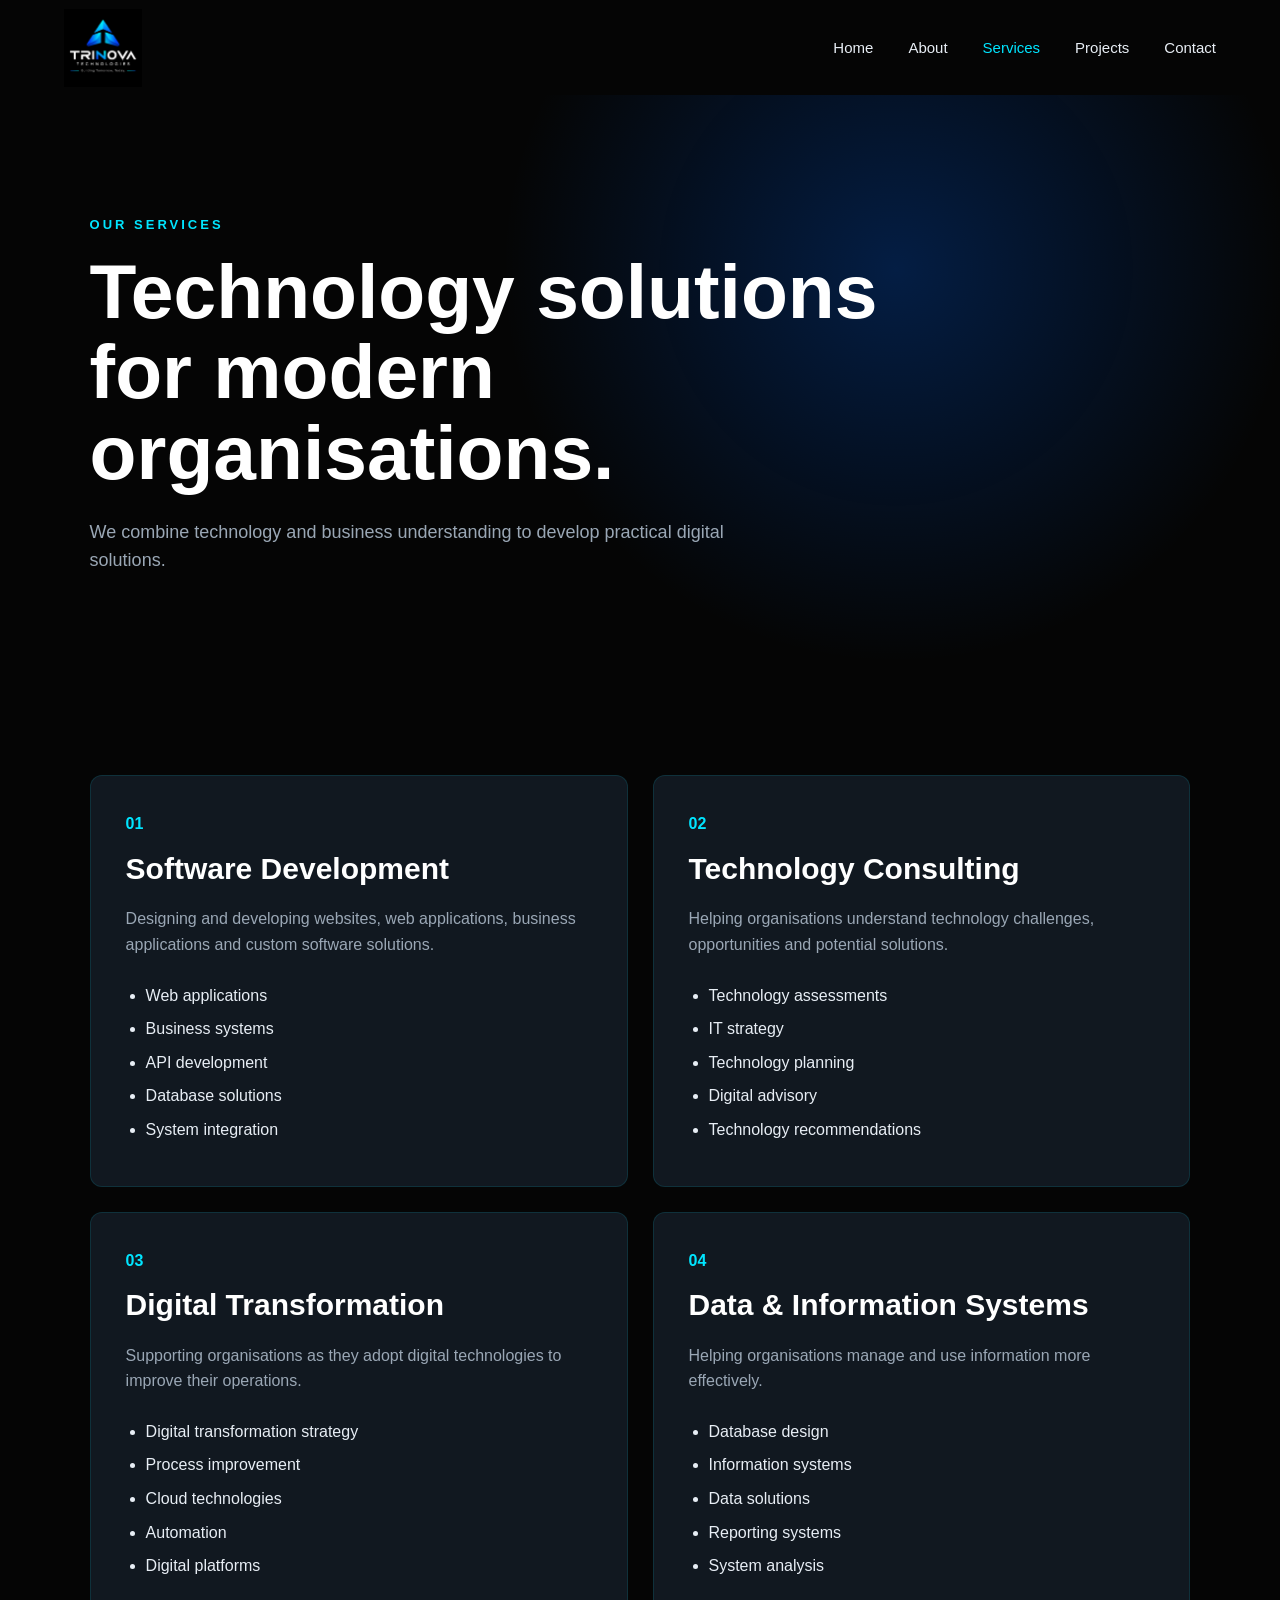
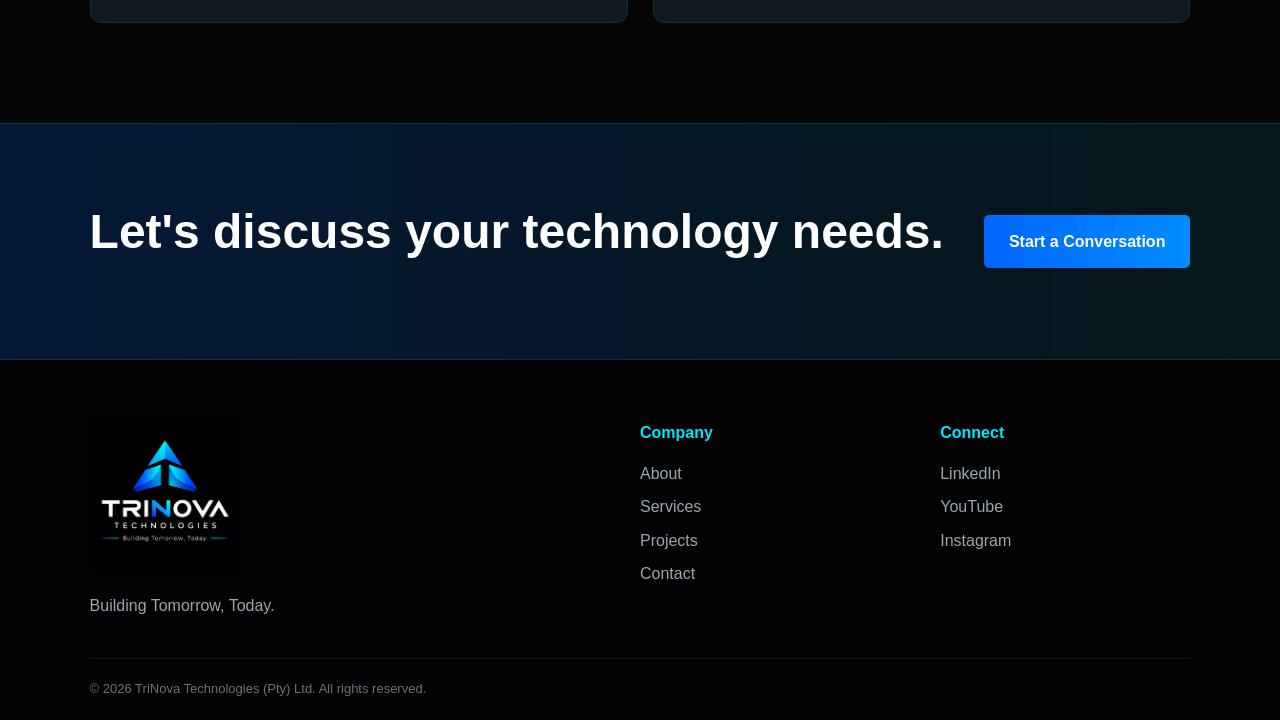
<file: services.html>
<!DOCTYPE html>
<html lang="en">

<head>

    <meta charset="UTF-8">
    <meta name="viewport" content="width=device-width, initial-scale=1.0">

    <title>Services | TriNova Technologies</title>

    <link rel="stylesheet" href="css/style.css">

</head>


<body>

    <header class="navbar">

        <a href="index.html" class="logo">
            <img src="images/trinova-logo.png" alt="TriNova Technologies">
        </a>

        <nav id="navMenu">

            <a href="index.html">Home</a>
            <a href="about.html">About</a>
            <a href="services.html" class="active">Services</a>
            <a href="projects.html">Projects</a>
            <a href="contact.html">Contact</a>

        </nav>

        <button class="menu-toggle" id="menuToggle">☰</button>

    </header>


    <main>

        <section class="page-hero">

            <p class="eyebrow">OUR SERVICES</p>

            <h1>Technology solutions for modern organisations.</h1>

            <p>
                We combine technology and business understanding to develop
                practical digital solutions.
            </p>

        </section>


        <section class="section">

            <div class="services-grid">


                <div class="large-service">

                    <span>01</span>

                    <h2>Software Development</h2>

                    <p>
                        Designing and developing websites, web applications,
                        business applications and custom software solutions.
                    </p>

                    <ul>

                        <li>Web applications</li>
                        <li>Business systems</li>
                        <li>API development</li>
                        <li>Database solutions</li>
                        <li>System integration</li>

                    </ul>

                </div>


                <div class="large-service">

                    <span>02</span>

                    <h2>Technology Consulting</h2>

                    <p>
                        Helping organisations understand technology challenges,
                        opportunities and potential solutions.
                    </p>

                    <ul>

                        <li>Technology assessments</li>
                        <li>IT strategy</li>
                        <li>Technology planning</li>
                        <li>Digital advisory</li>
                        <li>Technology recommendations</li>

                    </ul>

                </div>


                <div class="large-service">

                    <span>03</span>

                    <h2>Digital Transformation</h2>

                    <p>
                        Supporting organisations as they adopt digital technologies
                        to improve their operations.
                    </p>

                    <ul>

                        <li>Digital transformation strategy</li>
                        <li>Process improvement</li>
                        <li>Cloud technologies</li>
                        <li>Automation</li>
                        <li>Digital platforms</li>

                    </ul>

                </div>


                <div class="large-service">

                    <span>04</span>

                    <h2>Data & Information Systems</h2>

                    <p>
                        Helping organisations manage and use information more
                        effectively.
                    </p>

                    <ul>

                        <li>Database design</li>
                        <li>Information systems</li>
                        <li>Data solutions</li>
                        <li>Reporting systems</li>
                        <li>System analysis</li>

                    </ul>

                </div>


            </div>

        </section>


        <section class="cta">

            <h2>Let's discuss your technology needs.</h2>

            <a href="contact.html" class="btn primary">
                Start a Conversation
            </a>

        </section>

    </main>


    <footer>

        <div class="footer-content">

            <div>

                <img src="images/trinova-logo.png" class="footer-logo" alt="TriNova Technologies">

                <p>
                    Building Tomorrow, Today.
                </p>

            </div>


            <div>

                <h4>Company</h4>

                <a href="about.html">About</a>
                <a href="services.html">Services</a>
                <a href="projects.html">Projects</a>
                <a href="contact.html">Contact</a>

            </div>


            <div>

                <h4>Connect</h4>

                <a href="https://www.linkedin.com/company/trinova-techno">LinkedIn</a>
                <a href="#">YouTube</a>
                <a href="#">Instagram</a>

            </div>

        </div>


        <div class="copyright">

            © <span id="year"></span>
            TriNova Technologies (Pty) Ltd. All rights reserved.

        </div>

    </footer>


    <script src="js/script.js"></script>

</body>

</html>
</file>
<file: css/style.css>
/* ================================
   TRINOVA TECHNOLOGIES
   BRAND COLOURS
================================ */

:root {

    --electric-blue: #0066FF;
    --cyan: #00E5FF;

    --black: #050505;
    --dark: #0B0F14;
    --dark-card: #111820;

    --white: #FFFFFF;
    --light: #E8EEF5;
    --grey: #9AA7B5;

}


/* ================================
   RESET
================================ */

* {
    margin: 0;
    padding: 0;
    box-sizing: border-box;
}


html {
    scroll-behavior: smooth;
}


body {

    font-family:
        Arial,
        Helvetica,
        sans-serif;

    background: var(--black);

    color: var(--white);

    line-height: 1.6;
}


/* ================================
   NAVIGATION
================================ */

.navbar {
    width: 100%;
    min-height: 90px;
    padding: 5px 5%;
    display: flex;
    align-items: center;
    justify-content: space-between;
    box-sizing: border-box;
    position: relative;
    z-index: 1000;
}

/* TriNova Logo */
.logo {
    display: flex;
    align-items: center;
    height: 85px;
    overflow: visible;
}

.logo img {
    display: block;
    width: auto;
    height: 78px;
    max-width: 260px;
    object-fit: contain;
}


nav {

    display: flex;

    gap: 35px;
}


nav a {

    color: var(--light);

    text-decoration: none;

    font-size: 15px;

    transition: 0.3s;
}


nav a:hover,
nav a.active {

    color: var(--cyan);
}


.menu-toggle {

    display: none;

    background: none;

    border: none;

    color: white;

    font-size: 28px;

    cursor: pointer;
}


/* ================================
   HERO
================================ */

.hero {

    min-height: 680px;

    padding: 80px 7%;

    display: grid;

    grid-template-columns: 1fr 1fr;

    align-items: center;

    gap: 60px;

    background:

        radial-gradient(
            circle at 80% 20%,
            rgba(0, 102, 255, 0.25),
            transparent 40%
        ),

        var(--black);
}


.hero-content {

    max-width: 650px;
}


.eyebrow {

    color: var(--cyan);

    font-size: 13px;

    font-weight: bold;

    letter-spacing: 3px;

    margin-bottom: 15px;
}


h1 {

    font-size: clamp(45px, 6vw, 78px);

    line-height: 1.05;

    margin-bottom: 25px;
}


h1 span {

    color: var(--electric-blue);
}


.hero-text {

    color: var(--grey);

    font-size: 19px;

    max-width: 600px;

    margin-bottom: 35px;
}


.hero-image img {

    width: 100%;

    max-height: 500px;

    object-fit: cover;

    border-radius: 20px;

    border:
        1px solid rgba(0, 229, 255, 0.3);

    box-shadow:
        0 0 50px rgba(0, 102, 255, 0.2);
}


/* ================================
   BUTTONS
================================ */

.hero-buttons {

    display: flex;

    gap: 15px;

    flex-wrap: wrap;
}


.btn {

    display: inline-block;

    padding: 14px 25px;

    border-radius: 5px;

    text-decoration: none;

    font-weight: bold;

    transition: 0.3s;

    border: none;

    cursor: pointer;
}


.primary {

    color: white;

    background:
        linear-gradient(
            90deg,
            var(--electric-blue),
            #008CFF
        );
}


.primary:hover {

    transform: translateY(-3px);

    box-shadow:
        0 10px 30px rgba(0, 102, 255, 0.4);
}


.secondary {

    color: var(--cyan);

    border:
        1px solid var(--cyan);

    background: transparent;
}


.secondary:hover {

    background: var(--cyan);

    color: var(--black);
}


/* ================================
   SECTIONS
================================ */

.section {

    padding: 100px 7%;
}


.dark-section {

    background: var(--dark);
}


.section-heading {

    max-width: 700px;

    margin-bottom: 55px;
}


h2 {

    font-size: clamp(30px, 4vw, 48px);

    line-height: 1.15;

    margin-bottom: 20px;
}


.section-heading p {

    color: var(--grey);

    font-size: 17px;
}


/* ================================
   CARDS
================================ */

.cards {

    display: grid;

    gap: 25px;
}


.cards.three {

    grid-template-columns:
        repeat(3, 1fr);
}


.card,
.service-card,
.large-service {

    background: var(--dark-card);

    padding: 35px;

    border:
        1px solid rgba(0, 229, 255, 0.12);

    border-radius: 12px;

    transition: 0.3s;
}


.card:hover,
.service-card:hover,
.large-service:hover {

    transform: translateY(-8px);

    border-color: var(--cyan);

    box-shadow:
        0 15px 50px rgba(0, 102, 255, 0.12);
}


.card h3,
.service-card h3 {

    font-size: 24px;

    margin: 15px 0;
}


.card p,
.service-card p,
.large-service p {

    color: var(--grey);
}


.icon {

    color: var(--cyan);

    font-size: 14px;

    font-weight: bold;

    letter-spacing: 2px;
}


.service-card > span,
.large-service > span {

    color: var(--cyan);

    font-weight: bold;
}


.service-card a {

    display: inline-block;

    margin-top: 20px;

    color: var(--cyan);

    text-decoration: none;
}


/* ================================
   PAGE HERO
================================ */

.page-hero {

    padding: 120px 7% 100px;

    background:

        radial-gradient(
            circle at 70% 30%,
            rgba(0, 102, 255, 0.25),
            transparent 40%
        ),

        var(--black);
}


.page-hero h1 {

    max-width: 900px;
}


.page-hero > p:last-child {

    color: var(--grey);

    max-width: 650px;

    font-size: 18px;
}


/* ================================
   ABOUT
================================ */

.about-grid {

    display: grid;

    grid-template-columns:
        2fr 1fr;

    gap: 60px;

    align-items: center;
}


.about-grid p {

    color: var(--grey);

    margin-bottom: 20px;
}


.about-box {

    padding: 40px;

    border-left:
        4px solid var(--cyan);

    background: var(--dark-card);
}


.about-box h3 {

    color: var(--cyan);

    margin-bottom: 15px;
}


/* ================================
   SERVICES
================================ */

.services-grid {

    display: grid;

    grid-template-columns:
        repeat(2, 1fr);

    gap: 25px;
}


.large-service h2 {

    font-size: 30px;

    margin-top: 15px;
}


.large-service ul {

    margin-top: 25px;

    padding-left: 20px;

    color: var(--light);
}


.large-service li {

    margin-bottom: 8px;
}


/* ================================
   PROJECTS
================================ */

.projects-grid {

    display: grid;

    grid-template-columns:
        repeat(3, 1fr);

    gap: 25px;
}


.project-card {

    overflow: hidden;

    background: var(--dark-card);

    border-radius: 12px;

    border:
        1px solid rgba(0, 229, 255, 0.12);

    transition: 0.3s;
}


.project-card:hover {

    transform: translateY(-8px);

    border-color: var(--cyan);
}


.project-card img {

    width: 100%;

    height: 230px;

    object-fit: cover;
}


.project-content {

    padding: 25px;
}


.project-content span {

    color: var(--cyan);

    font-size: 12px;

    letter-spacing: 2px;
}


.project-content h2 {

    font-size: 24px;

    margin-top: 10px;
}


.project-content p {

    color: var(--grey);
}


/* ================================
   CONTACT
================================ */

.contact-grid {

    display: grid;

    grid-template-columns:
        1fr 1.2fr;

    gap: 70px;
}


.contact-info > p {

    color: var(--grey);
}


.contact-item {

    margin-top: 30px;
}


.contact-item strong {

    display: block;

    color: var(--cyan);

    margin-bottom: 5px;
}


.contact-item p,
.contact-item a {

    color: var(--light);

    text-decoration: none;
}


.contact-form {

    display: flex;

    flex-direction: column;

    gap: 10px;
}


.contact-form label {

    margin-top: 10px;

    font-size: 14px;
}


.contact-form input,
.contact-form textarea,
.contact-form select {

    width: 100%;

    padding: 15px;

    background: var(--dark-card);

    color: white;

    border:
        1px solid #26313D;

    border-radius: 5px;

    font-size: 15px;

    outline: none;
}


.contact-form input:focus,
.contact-form textarea:focus,
.contact-form select:focus {

    border-color: var(--cyan);

    box-shadow:
        0 0 10px rgba(0, 229, 255, 0.1);
}


.contact-form textarea {

    resize: vertical;
}


.contact-form button {

    margin-top: 20px;
}


/* ================================
   CTA
================================ */

.cta {

    padding: 80px 7%;

    display: flex;

    justify-content: space-between;

    align-items: center;

    gap: 30px;

    background:

        linear-gradient(
            90deg,
            rgba(0, 102, 255, 0.2),
            rgba(0, 229, 255, 0.08)
        );

    border-top:
        1px solid rgba(0, 229, 255, 0.15);

    border-bottom:
        1px solid rgba(0, 229, 255, 0.15);
}


/* ================================
   FOOTER
================================ */

footer {

    background: #020202;

    padding: 60px 7% 20px;
}


.footer-content {

    display: grid;

    grid-template-columns:
        2fr 1fr 1fr;

    gap: 50px;

    padding-bottom: 40px;
}


.footer-logo {

    width: 150px;

    margin-bottom: 15px;
}


footer p {

    color: var(--grey);
}


.footer-content h4 {

    color: var(--cyan);

    margin-bottom: 15px;
}


.footer-content a {

    display: block;

    color: var(--grey);

    text-decoration: none;

    margin-bottom: 8px;
}


.footer-content a:hover {

    color: var(--cyan);
}


.copyright {

    padding-top: 20px;

    border-top:
        1px solid #151515;

    color: #687482;

    font-size: 13px;
}


/* ================================
   ANIMATION
================================ */

.reveal {

    opacity: 0;

    transform: translateY(30px);

    transition:
        opacity 0.7s ease,
        transform 0.7s ease;
}


.reveal.show {

    opacity: 1;

    transform: translateY(0);
}


/* ================================
   MOBILE
================================ */

@media (max-width: 850px) {

    nav {

        position: absolute;

        top: 80px;

        left: 0;

        width: 100%;

        display: none;

        flex-direction: column;

        gap: 0;

        background: var(--black);

        border-bottom:
            1px solid rgba(0, 229, 255, 0.2);
    }


    nav.show {

        display: flex;
    }


    nav a {

        padding: 18px 7%;

        border-bottom:
            1px solid #151515;
    }


    .menu-toggle {

        display: block;
    }


    .hero {

        grid-template-columns: 1fr;

        padding-top: 60px;
    }


    .hero-image {

        order: -1;
    }


    .cards.three,
    .projects-grid,
    .services-grid {

        grid-template-columns: 1fr;
    }


    .about-grid,
    .contact-grid {

        grid-template-columns: 1fr;
    }


    .cta {

        flex-direction: column;

        align-items: flex-start;
    }


    .footer-content {

        grid-template-columns: 1fr;
    }

}


/* ================================
   CONTACT PAGE
================================ */

.contact-hero {
    min-height: 500px;
    display: flex;
    flex-direction: column;
    justify-content: center;
}

.contact-hero h1 {
    max-width: 900px;
}

.contact-hero h1 span {
    color: var(--cyan);
}

.contact-hero > p:last-child {
    max-width: 700px;
}


/* CONTACT GRID */

.contact-grid {
    display: grid;
    grid-template-columns: 0.9fr 1.1fr;
    gap: 80px;
    align-items: start;
}


/* CONTACT INFORMATION */

.contact-info h2 {
    margin-bottom: 20px;
}

.contact-description {
    color: var(--grey);
    max-width: 500px;
}


.contact-item {
    display: flex;
    align-items: center;
    gap: 20px;
    margin-top: 35px;
}


.contact-icon {
    width: 55px;
    height: 55px;

    display: flex;
    align-items: center;
    justify-content: center;

    border: 1px solid var(--cyan);

    border-radius: 50%;

    color: var(--cyan);

    font-weight: bold;

    background:
        rgba(0, 229, 255, 0.05);
}


.contact-item h3 {
    margin-bottom: 4px;
}


.contact-item p {
    color: var(--grey);
}


.contact-item a {
    color: var(--cyan);
    text-decoration: none;
}


.contact-item a:hover {
    text-decoration: underline;
}


/* SOCIAL MEDIA */

.contact-social {
    margin-top: 50px;
}


.contact-social h3 {
    margin-bottom: 15px;
}


.social-links {
    display: flex;
    flex-wrap: wrap;
    gap: 10px;
}


.social-links a {
    padding: 9px 15px;

    border: 1px solid #26313D;

    border-radius: 5px;

    color: var(--light);

    text-decoration: none;

    transition: 0.3s;
}


.social-links a:hover {
    color: var(--cyan);
    border-color: var(--cyan);
}


/* FORM */

.contact-form-wrapper {
    background: var(--dark-card);

    padding: 45px;

    border-radius: 15px;

    border:
        1px solid rgba(0, 229, 255, 0.15);

    box-shadow:
        0 20px 60px rgba(0, 0, 0, 0.4);
}


.form-header {
    margin-bottom: 30px;
}


.form-group {
    margin-bottom: 20px;
}


.form-group label {
    display: block;

    margin-bottom: 8px;

    color: var(--light);

    font-size: 14px;

    font-weight: bold;
}


.form-group input,
.form-group textarea,
.form-group select {
    width: 100%;

    padding: 15px;

    background: #080C10;

    color: var(--white);

    border:
        1px solid #26313D;

    border-radius: 6px;

    font-family: inherit;

    font-size: 15px;

    outline: none;

    transition: 0.3s;
}


.form-group input:focus,
.form-group textarea:focus,
.form-group select:focus {
    border-color: var(--cyan);

    box-shadow:
        0 0 0 3px
        rgba(0, 229, 255, 0.08);
}


.form-group textarea {
    resize: vertical;
}


.submit-button {
    width: 100%;

    display: flex;

    align-items: center;

    justify-content: center;

    gap: 15px;

    font-size: 15px;
}


.submit-button .arrow {
    font-size: 20px;
}


.form-note {
    margin-top: 15px;

    color: #687482;

    font-size: 12px;

    text-align: center;
}



/* ================================
   FAQ SECTION
================================ */

.faq-section {
    background: var(--black);
}

.faq-container {
    max-width: 900px;
}

.faq-item {
    border-bottom: 1px solid #1C252E;
}


/* FAQ QUESTION */

.faq-question {
    width: 100%;
    padding: 25px 0;

    background: transparent;
    border: none;

    color: var(--white);

    display: flex;
    justify-content: space-between;
    align-items: center;

    text-align: left;

    font-family: inherit;
    font-size: 17px;
    font-weight: bold;

    cursor: pointer;

    transition: color 0.3s ease;
}

.faq-question:hover {
    color: var(--cyan);
}


/* QUESTION TEXT */

.faq-question span:first-child {
    flex: 1;
    padding-right: 20px;
}


/* PLUS ICON */

.faq-icon {
    display: flex;
    align-items: center;
    justify-content: center;

    width: 30px;
    height: 30px;

    color: var(--cyan);

    font-size: 28px;
    font-weight: normal;
    line-height: 1;

    flex-shrink: 0;

    transition: transform 0.3s ease;
}


/* ANSWER */

.faq-answer {
    max-height: 0;

    overflow: hidden;

    opacity: 0;

    transition:
        max-height 0.4s ease,
        opacity 0.3s ease;
}


/* ANSWER TEXT */

.faq-answer p {
    color: var(--grey);

    max-width: 750px;

    padding: 0 0 25px 0;

    line-height: 1.7;
}


/* OPEN FAQ */

.faq-item.open .faq-answer {
    max-height: 1000px;
    opacity: 1;
}


/* ROTATE PLUS TO X */

.faq-item.open .faq-icon {
    transform: rotate(45deg);
}

/* ================================
   MOBILE CONTACT PAGE
================================ */

@media (max-width: 850px) {

    .contact-grid {
        grid-template-columns: 1fr;
        gap: 50px;
    }

    .contact-form-wrapper {
        padding: 30px 20px;
    }

    .contact-hero {
        min-height: 450px;
    }


    /* FAQ */

    .faq-question {
        padding: 20px 0;
        font-size: 16px;
    }

    .faq-question span:first-child {
        padding-right: 15px;
    }

    .faq-icon {
        font-size: 25px;
    }

    .faq-answer p {
        font-size: 15px;
        line-height: 1.6;
    }

}
</file>
<file: css/projects.css>
/* =========================================================
   TRINOVA TECHNOLOGIES
   PROJECTS PAGE
========================================================= */


/* =========================================================
   GENERAL
========================================================= */

.projects-hero,
.projects-intro,
.projects-section,
.process-section,
.projects-cta {
    position: relative;
    overflow: hidden;
}

.container {
    width: min(1200px, 90%);
    margin: 0 auto;
}


/* =========================================================
   SECTION TAG
========================================================= */

.section-tag {
    display: inline-block;

    margin-bottom: 15px;

    font-size: 0.8rem;
    font-weight: 700;

    letter-spacing: 2px;
    text-transform: uppercase;

    color: #00e5ff;
}


/* =========================================================
   HERO
========================================================= */

.projects-hero {
    min-height: 70vh;

    display: flex;
    align-items: center;
    justify-content: center;

    position: relative;

    padding: 100px 5%;

    text-align: center;

    background:
        radial-gradient(
            circle at 50% 30%,
            rgba(0, 174, 255, 0.15),
            transparent 45%
        ),
        linear-gradient(
            135deg,
            #020617,
            #061329,
            #020617
        );
}

.hero-content {
    position: relative;
    z-index: 2;

    width: 100%;
    max-width: 850px;

    margin: 0 auto;
}

.hero-content h1 {
    margin-bottom: 25px;

    font-size: clamp(2.8rem, 6vw, 5rem);

    line-height: 1.05;

    color: #ffffff;
}

.hero-content h1 span {
    color: #00e5ff;
}

.hero-content p {
    max-width: 700px;

    margin: 0 auto;

    font-size: 1.1rem;

    line-height: 1.8;

    color: #cbd5e1;
}


/* =========================================================
   HERO GRID
========================================================= */

.hero-grid {
    position: absolute;

    inset: 0;

    display: grid;

    grid-template-columns:
        repeat(4, 1fr);

    opacity: 0.15;

    pointer-events: none;
}

.hero-grid div {
    border-right:
        1px solid rgba(0, 229, 255, 0.2);
}


/* =========================================================
   INTRO
========================================================= */

.projects-intro {
    padding: 110px 5%;

    background: #020617;
}

.projects-intro .container {
    max-width: 900px;

    text-align: center;
}

.projects-intro h2,
.projects-heading h2,
.process-heading h2,
.projects-cta h2 {
    margin-bottom: 25px;

    font-size: clamp(2rem, 4vw, 3.2rem);

    line-height: 1.15;

    color: #ffffff;
}

.projects-intro h2 span,
.projects-heading h2 span,
.process-heading h2 span,
.projects-cta h2 span {
    color: #00e5ff;
}

.projects-intro p {
    margin-bottom: 15px;

    color: #94a3b8;

    font-size: 1rem;

    line-height: 1.8;
}


/* =========================================================
   PROJECTS SECTION
========================================================= */

.projects-section {
    padding: 110px 5%;

    background: #050b17;
}

.projects-heading {
    max-width: 750px;

    margin: 0 auto 50px;

    text-align: center;
}

.projects-heading p {
    color: #94a3b8;

    line-height: 1.8;
}


/* =========================================================
   FILTERS
========================================================= */

.project-filters {
    display: flex;

    justify-content: center;
    align-items: center;

    flex-wrap: wrap;

    gap: 12px;

    margin-bottom: 50px;
}

.filter-btn {
    padding: 12px 22px;

    border: 1px solid
        rgba(0, 229, 255, 0.25);

    border-radius: 30px;

    background: transparent;

    color: #cbd5e1;

    font-family: inherit;
    font-size: 0.9rem;

    cursor: pointer;

    transition:
        background 0.3s ease,
        color 0.3s ease,
        border-color 0.3s ease,
        transform 0.3s ease;
}

.filter-btn:hover {
    border-color: #00e5ff;

    color: #00e5ff;
}

.filter-btn.active {
    background: #00e5ff;

    border-color: #00e5ff;

    color: #020617;
}

.filter-btn:focus-visible,
.view-project:focus-visible,
.modal-close:focus-visible {
    outline: 2px solid #00e5ff;

    outline-offset: 3px;
}


/* =========================================================
   PROJECT GRID
========================================================= */

.projects-grid {
    display: grid;

    grid-template-columns:
        repeat(3, minmax(0, 1fr));

    gap: 30px;
}


/* =========================================================
   PROJECT CARD
========================================================= */

.project-card {
    overflow: hidden;

    border: 1px solid
        rgba(255, 255, 255, 0.08);

    border-radius: 18px;

    background: #08111f;

    transition:
        transform 0.3s ease,
        border-color 0.3s ease,
        box-shadow 0.3s ease;
}

.project-card:hover {
    transform: translateY(-8px);

    border-color:
        rgba(0, 229, 255, 0.4);

    box-shadow:
        0 20px 50px
        rgba(0, 0, 0, 0.35);
}


/* =========================================================
   PROJECT IMAGE
========================================================= */

.project-image {
    position: relative;

    height: 230px;

    overflow: hidden;

    background: #020617;
}


/* =========================================================
   PLACEHOLDER
========================================================= */

.placeholder-image {
    display: flex;

    align-items: center;
    justify-content: center;

    background:
        radial-gradient(
            circle,
            rgba(0, 229, 255, 0.18),
            transparent 60%
        ),
        linear-gradient(
            135deg,
            #020617,
            #07182d
        );
}

.placeholder-content {
    display: flex;

    flex-direction: column;

    align-items: center;

    justify-content: center;

    gap: 8px;

    text-align: center;

    color: #ffffff;
}

.placeholder-content span {
    font-size: 0.75rem;

    font-weight: 700;

    letter-spacing: 3px;

    color: #00e5ff;
}

.placeholder-content strong {
    font-size: 1.8rem;

    font-weight: 700;
}


/* =========================================================
   PROJECT OVERLAY
========================================================= */

.project-overlay {
    position: absolute;

    inset: 0;

    display: flex;

    align-items: center;
    justify-content: center;

    padding: 20px;

    background:
        rgba(2, 6, 23, 0.82);

    opacity: 0;

    transition:
        opacity 0.3s ease;
}

.project-card:hover .project-overlay {
    opacity: 1;
}


/* =========================================================
   VIEW PROJECT BUTTON
========================================================= */

.view-project {
    padding: 12px 20px;

    border: none;

    border-radius: 30px;

    background: #00e5ff;

    color: #020617;

    font-family: inherit;

    font-weight: 700;

    cursor: pointer;

    transition:
        transform 0.3s ease,
        box-shadow 0.3s ease;
}

.view-project:hover {
    transform: scale(1.05);

    box-shadow:
        0 8px 25px
        rgba(0, 229, 255, 0.25);
}


/* =========================================================
   PROJECT CONTENT
========================================================= */

.project-content {
    padding: 25px;
}

.project-category {
    display: inline-block;

    margin-bottom: 10px;

    font-size: 0.75rem;

    font-weight: 700;

    letter-spacing: 1px;

    text-transform: uppercase;

    color: #00e5ff;
}

.project-content h3 {
    margin-bottom: 12px;

    font-size: 1.35rem;

    line-height: 1.3;

    color: #ffffff;
}

.project-content p {
    color: #94a3b8;

    font-size: 0.95rem;

    line-height: 1.7;
}


/* =========================================================
   FILTERED ITEMS
========================================================= */

.project-card.hidden {
    display: none;
}


/* =========================================================
   NO RESULTS
========================================================= */

.no-results {
    display: none;

    padding: 50px;

    text-align: center;
}

.no-results.show {
    display: block;
}

.no-results h3 {
    margin-bottom: 10px;

    color: #ffffff;
}

.no-results p {
    color: #94a3b8;
}


/* =========================================================
   PROCESS SECTION
========================================================= */

.process-section {
    padding: 110px 5%;

    background: #020617;
}

.process-heading {
    max-width: 750px;

    margin: 0 auto 60px;

    text-align: center;
}

.process-heading p {
    color: #94a3b8;

    line-height: 1.8;
}

.process-grid {
    display: grid;

    grid-template-columns:
        repeat(3, minmax(0, 1fr));

    gap: 25px;
}

.process-card {
    position: relative;

    padding: 35px 30px;

    border: 1px solid
        rgba(255, 255, 255, 0.08);

    border-radius: 16px;

    background: #08111f;

    transition:
        transform 0.3s ease,
        border-color 0.3s ease;
}

.process-card:hover {
    transform: translateY(-5px);

    border-color:
        rgba(0, 229, 255, 0.35);
}

.process-number {
    display: block;

    margin-bottom: 20px;

    font-size: 0.85rem;

    font-weight: 700;

    letter-spacing: 2px;

    color: #00e5ff;
}

.process-card h3 {
    margin-bottom: 12px;

    color: #ffffff;
}

.process-card p {
    color: #94a3b8;

    line-height: 1.7;
}


/* =========================================================
   CTA
========================================================= */

.projects-cta {
    padding: 120px 5%;

    text-align: center;

    background:
        radial-gradient(
            circle at center,
            rgba(0, 229, 255, 0.12),
            transparent 55%
        ),
        #050b17;
}

.projects-cta .container {
    max-width: 800px;
}

.projects-cta p {
    max-width: 600px;

    margin: 0 auto 30px;

    color: #94a3b8;

    line-height: 1.8;
}

.cta-button,
.modal-button {
    display: inline-block;

    padding: 14px 28px;

    border-radius: 30px;

    background: #00e5ff;

    color: #020617;

    font-weight: 700;

    text-decoration: none;

    transition:
        transform 0.3s ease,
        box-shadow 0.3s ease;
}

.cta-button:hover,
.modal-button:hover {
    transform: translateY(-3px);

    box-shadow:
        0 10px 30px
        rgba(0, 229, 255, 0.2);
}


/* =========================================================
   MODAL
========================================================= */

.project-modal {
    position: fixed;

    inset: 0;

    z-index: 9999;

    display: none;

    align-items: center;
    justify-content: center;

    padding: 20px;

    background:
        rgba(0, 0, 0, 0.8);

    backdrop-filter: blur(8px);
}

.project-modal.show {
    display: flex;
}

.modal-content {
    position: relative;

    width: min(600px, 100%);

    max-height: 90vh;

    overflow-y: auto;

    padding: 45px;

    border: 1px solid
        rgba(0, 229, 255, 0.25);

    border-radius: 20px;

    background: #08111f;

    box-shadow:
        0 30px 80px
        rgba(0, 0, 0, 0.5);
}


/* MODAL CLOSE */

.modal-close {
    position: absolute;

    top: 15px;
    right: 20px;

    width: 40px;
    height: 40px;

    border: none;

    background: transparent;

    color: #ffffff;

    font-family: inherit;
    font-size: 2rem;

    line-height: 1;

    cursor: pointer;

    transition:
        color 0.3s ease,
        transform 0.3s ease;
}

.modal-close:hover {
    color: #00e5ff;

    transform: rotate(90deg);
}


/* MODAL CATEGORY */

.modal-category {
    display: block;

    margin-bottom: 12px;

    color: #00e5ff;

    font-size: 0.8rem;

    font-weight: 700;

    text-transform: uppercase;

    letter-spacing: 1px;
}


/* MODAL TITLE */

.modal-content h2 {
    margin-bottom: 20px;

    color: #ffffff;

    font-size: 2rem;

    line-height: 1.2;
}


/* MODAL DESCRIPTION */

.modal-content p {
    margin-bottom: 30px;

    color: #94a3b8;

    line-height: 1.8;
}


/* =========================================================
   SCROLL REVEAL
========================================================= */

.reveal {
    opacity: 1;

    transform: none;
}

/*
   JavaScript adds .js-enabled to the body.
   This activates the animation.
*/

.js-enabled .reveal {
    opacity: 0;

    transform: translateY(30px);

    transition:
        opacity 0.7s ease,
        transform 0.7s ease;
}

.js-enabled .reveal.visible {
    opacity: 1;

    transform: translateY(0);
}


/* =========================================================
   TABLET
========================================================= */

@media (max-width: 900px) {

    .projects-grid {
        grid-template-columns:
            repeat(2, minmax(0, 1fr));
    }

    .process-grid {
        grid-template-columns:
            repeat(2, minmax(0, 1fr));
    }

}


/* =========================================================
   MOBILE
========================================================= */

@media (max-width: 650px) {

    .projects-hero {
        min-height: 60vh;

        padding: 80px 5%;
    }

    .projects-intro,
    .projects-section,
    .process-section {
        padding: 80px 5%;
    }

    .projects-grid,
    .process-grid {
        grid-template-columns: 1fr;
    }

    .project-image {
        height: 210px;
    }

    .modal-content {
        padding: 40px 25px 30px;
    }

    .modal-content h2 {
        font-size: 1.7rem;
    }

    .project-filters {
        gap: 8px;
    }

    .filter-btn {
        padding: 10px 17px;

        font-size: 0.85rem;
    }

}
</file>
